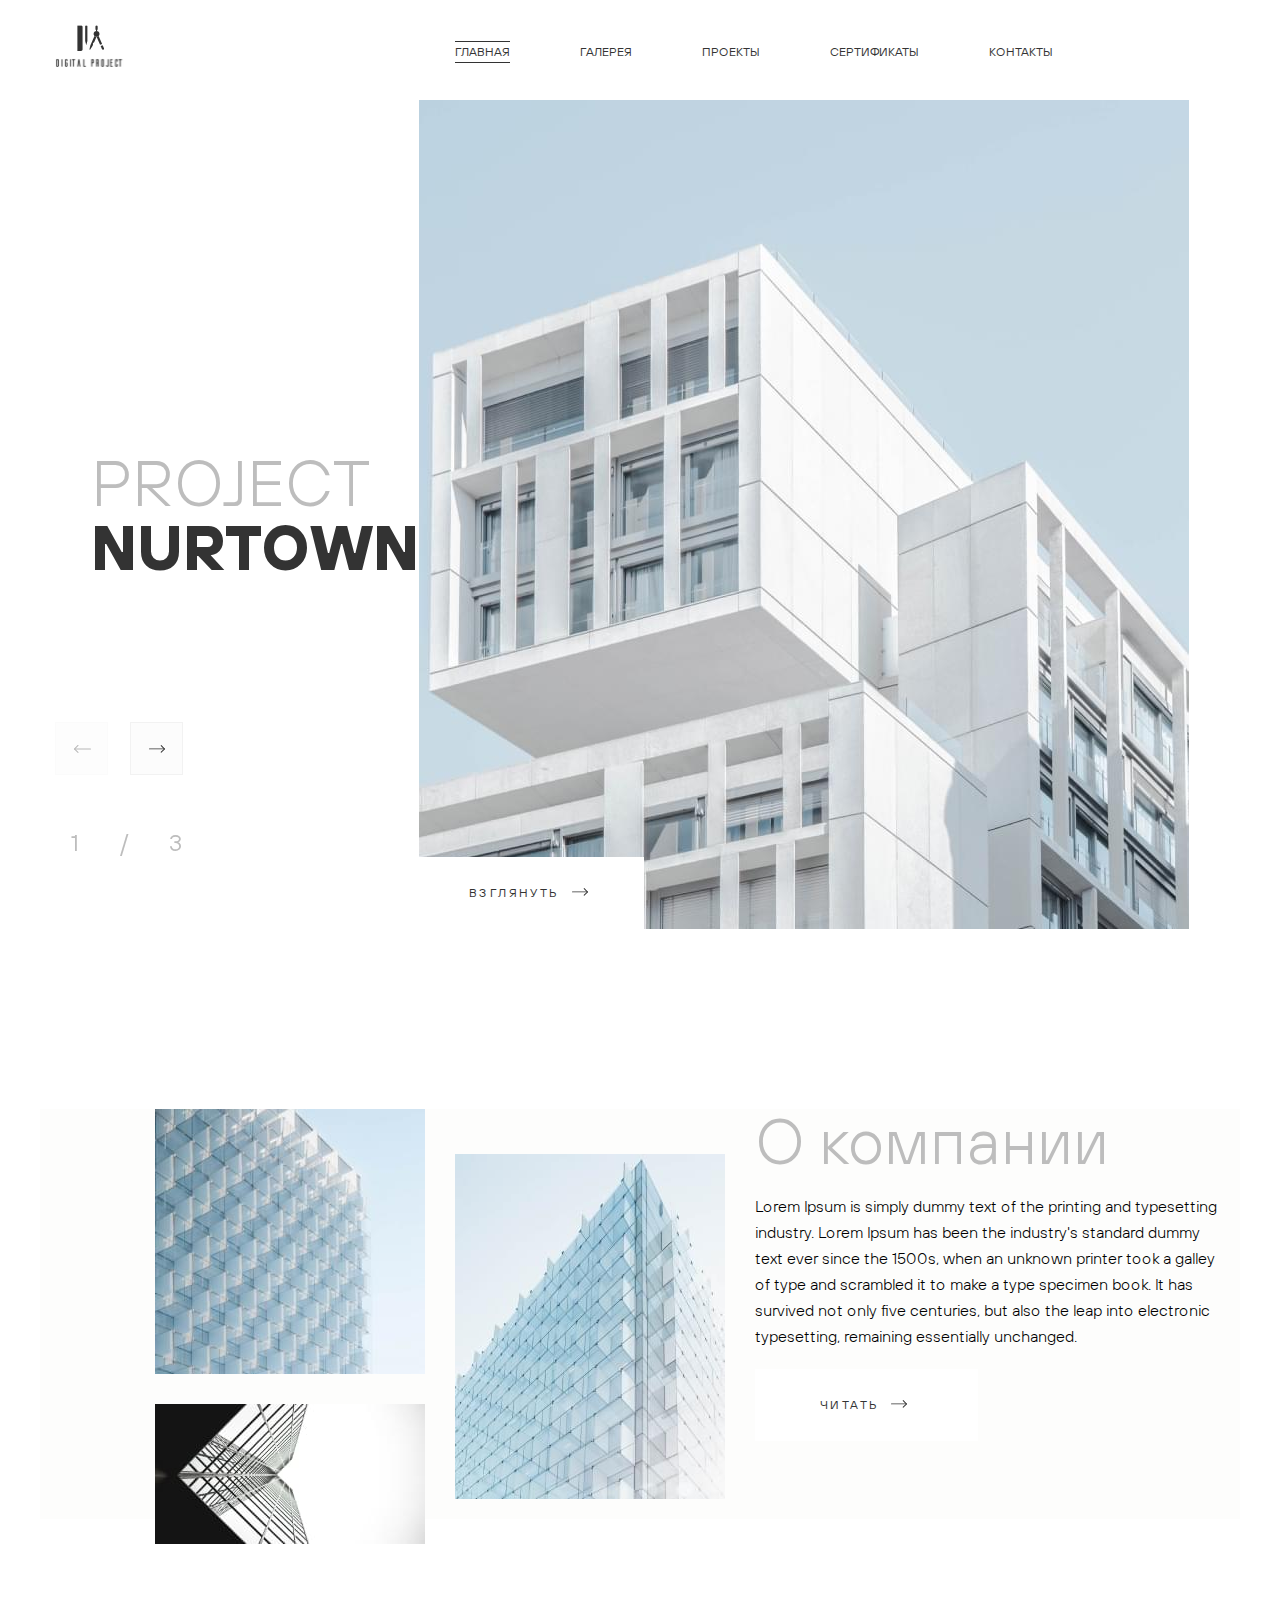
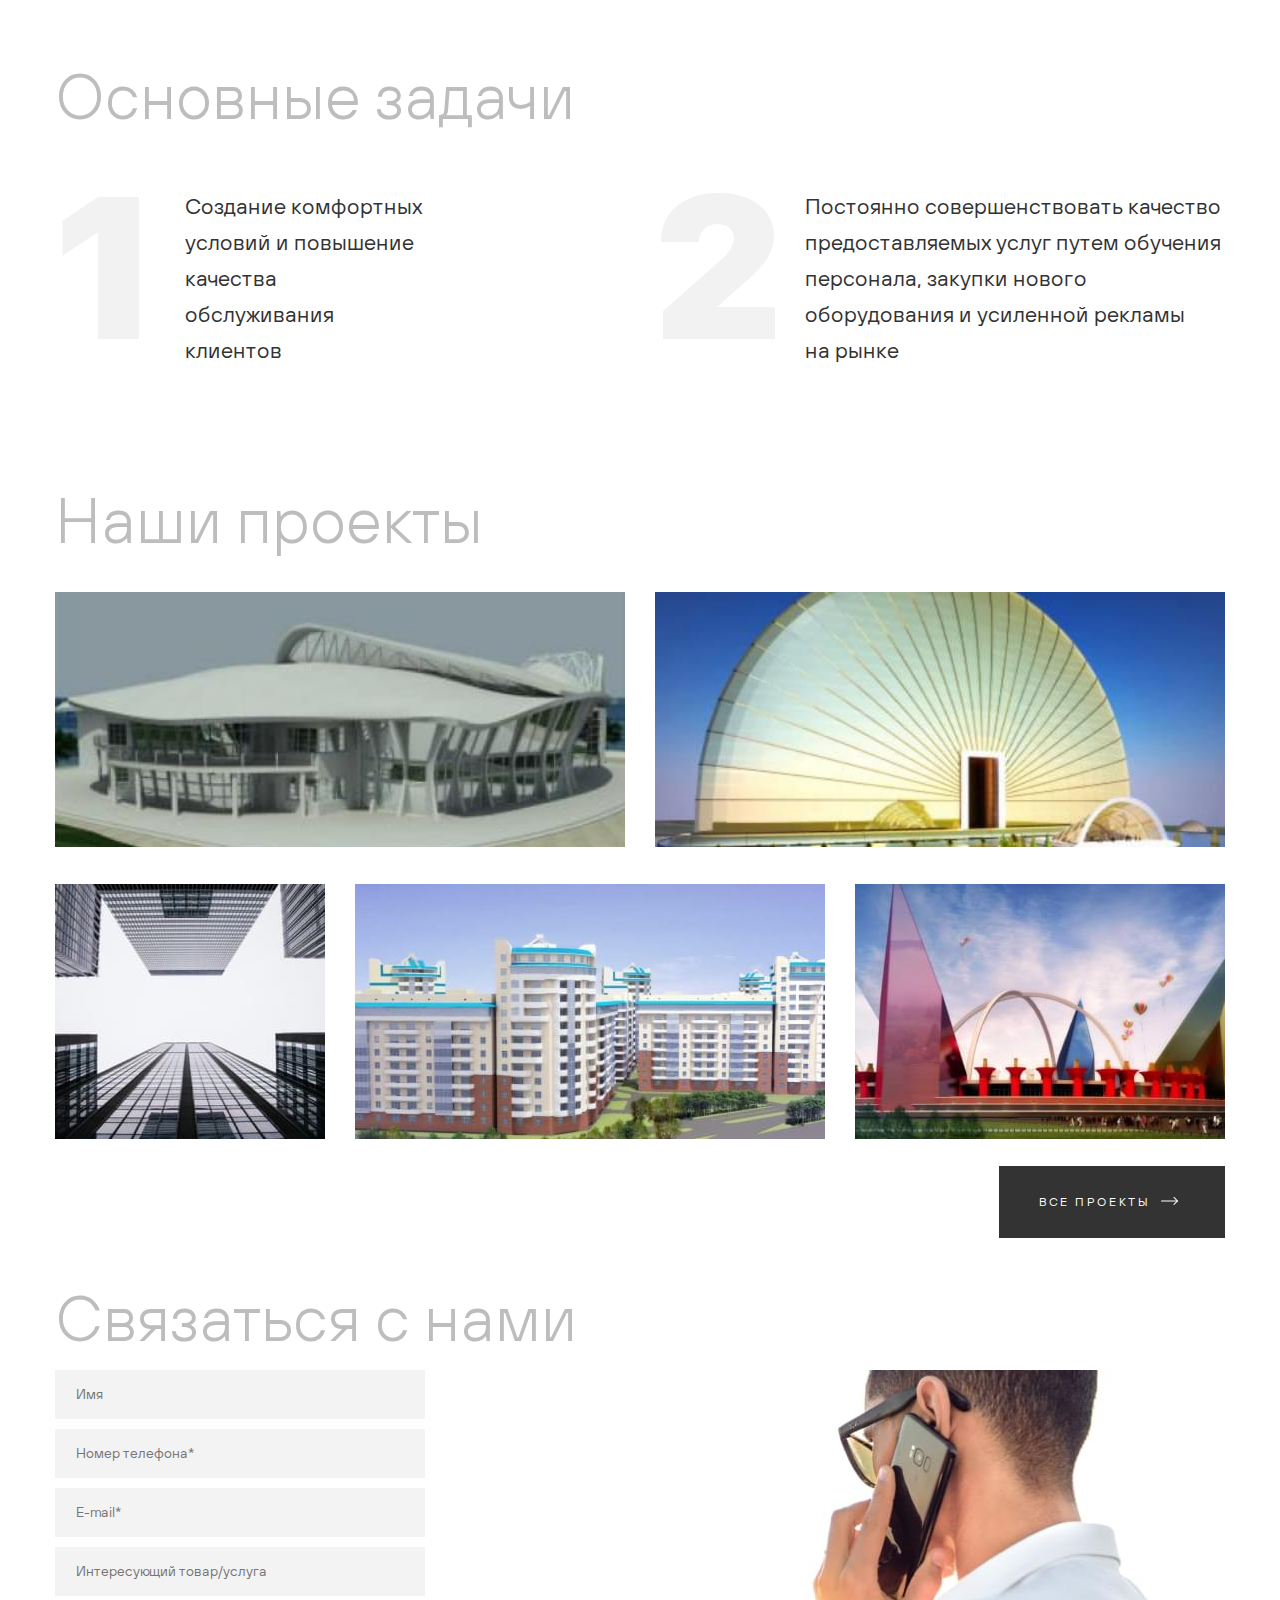
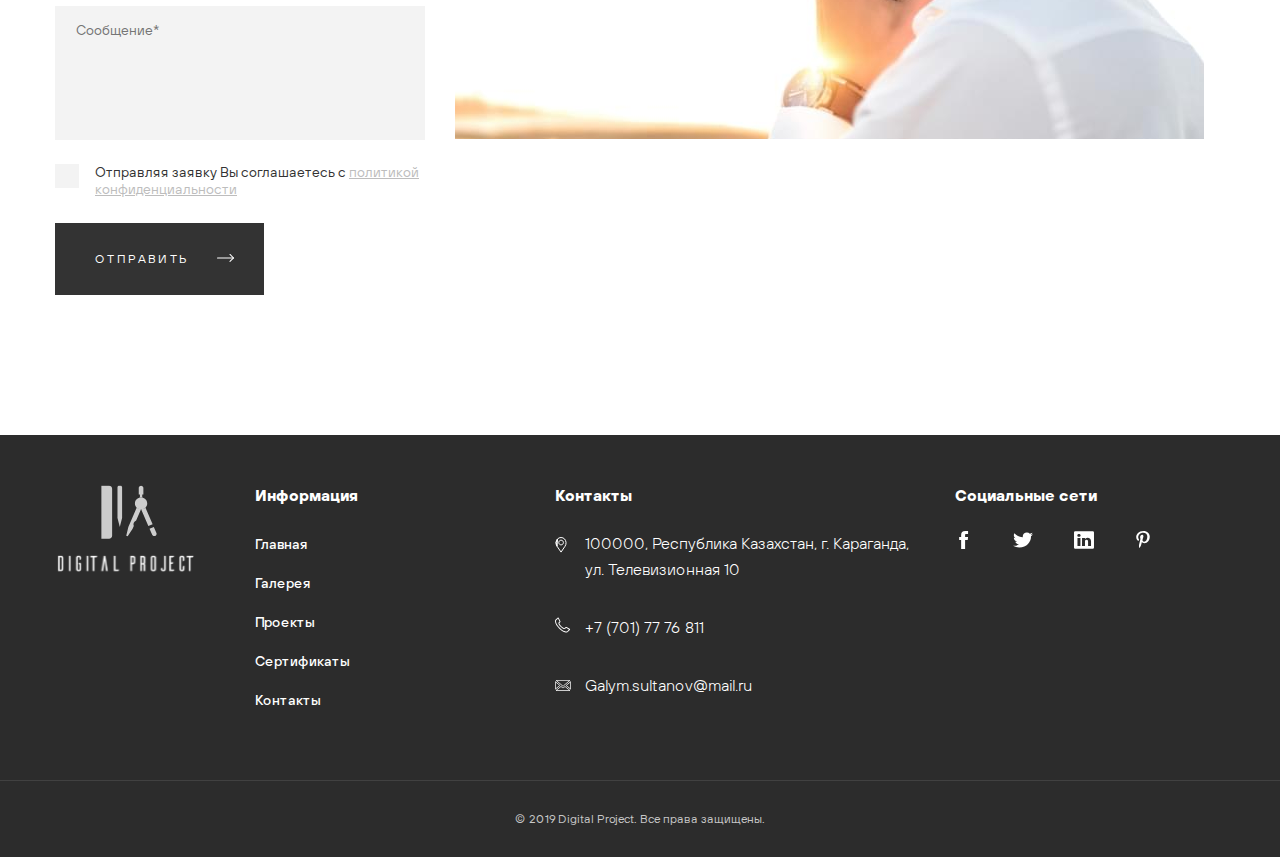
<file: index.html>
<!DOCTYPE html><html lang="ru"><head><meta charset="UTF-8"><meta name="viewport" content="width=device-width,initial-scale=1"><link rel="shortcut icon" href="img/favicon.ico" type="image/x-icon"><meta http-equiv="X-UA-Compatible" content="ie=edge"><meta name="theme-color" content="#111111"><title>Digital Project</title><link rel="stylesheet" href="css/global.css"><link rel="stylesheet" href="css/vendor.css"><link rel="stylesheet" href="css/main.css"></head><body class="home-page"><div class="site-container"><header class="header"><div class="header__container container grid"><a href="/digital-project/index.html" class="header__logo"><img src="img/logo.svg" alt="logo" class="header__logo-img"></a><nav class="menu header__menu"><ul class="menu__list list-reset"><li class="menu__item"><a class="menu__link menu__link--home menu-link-hover" href="/digital-project/index.html">ГЛАВНАЯ</a></li><li class="menu__item"><a class="menu__link menu__link--gallery menu-link-hover" href="/digital-project/gallery-page.html">ГАЛЕРЕЯ</a></li><li class="menu__item"><a class="menu__link menu__link--projects menu-link-hover" href="/digital-project/projects-page.html">ПРОЕКТЫ</a></li><li class="menu__item"><a class="menu__link menu__link--certificate menu-link-hover" href="/digital-project/certificates-page.html">СЕРТИФИКАТЫ</a></li><li class="menu__item"><a class="menu__link menu__link--contacts menu-link-hover" href="/digital-project/contacts-page.html">КОНТАКТЫ</a></li></ul></nav><button class="burger header__burger btn-reset"><span class="burger__line"></span></button></div></header><main class="main"><section class="hero"><div class="hero__container container"><h1 class="hero__main-title is-hidden title">Архитектурная компания - Digital Project</h1><!-- <div class="hearder__slider-wrapper header-slider grid">
			<h2 class="header-slider__title"></h2>

		</div> --><div class="hero__swiper-container swiper-container mySwiper grid"><div class="hero__swiper-wrapper swiper-wrapper"><div class="hero__swiper-slide swiper-slide"><h2 class="hero__swiper-slide-title two-style-title title">project <span class="hero__swiper-slide-title-bold two-style-title-bold">nurtown</span></h2><div class="swiper-slide__img-wrapper"><img src="img/hero-slider-1.jpg" alt="slider-item-1" class="swiper-slide__img"> <a class="swiper-slide__btn btn btn--standart">ВЗГЛЯНУТЬ</a></div></div><div class="hero__swiper-slide swiper-slide"><h2 class="hero__swiper-slide-title two-style-title title">project <span class="hero__swiper-slide-title-bold two-style-title-bold">nurtown</span></h2><div class="swiper-slide__img-wrapper"><img src="img/hero-slider-1.jpg" alt="slider-item-1" class="swiper-slide__img"> <a class="swiper-slide__btn btn btn--standart">ВЗГЛЯНУТЬ</a></div></div><div class="hero__swiper-slide swiper-slide"><h2 class="hero__swiper-slide-title two-style-title title">project <span class="hero__swiper-slide-title-bold two-style-title-bold">nurtown</span></h2><div class="swiper-slide__img-wrapper"><img src="img/hero-slider-1.jpg" alt="slider-item-1" class="swiper-slide__img"> <a class="swiper-slide__btn btn btn--standart">ВЗГЛЯНУТЬ</a></div></div></div><div class="swiper-wrapper__btns"><div class="hero__swiper-button-next swiper-button-next"></div><div class="hero__swiper-button-prev swiper-button-prev"></div><div class="hero__swiper-pagination swiper-pagination"></div></div></div></div></section><section class="about"><div class="about__container container grid"><div class="about__photos grid"><img src="img/about-1.jpg" alt="about-photo" class="about__img"> <img src="img/about-2.jpg" alt="about-photo" class="about__img"> <img src="img/about-3.jpg" alt="about-photo" class="about__img"></div><div class="about__text-wpapper"><h2 class="about__title sec-title">О компании</h2><p class="about__text p-reset">Lorem Ipsum is simply dummy text of the printing and typesetting industry. Lorem Ipsum has been the industry's standard dummy text ever since the 1500s, when an unknown printer took a galley of type and scrambled it to make a type specimen book. It has survived not only five centuries, but also the leap into electronic typesetting, remaining essentially unchanged.</p><a href="#" class="about__btn btn btn--standart">ЧИТАТЬ</a></div></div></section><section class="tasks"><div class="tasks__container container grid"><h2 class="tasks__title sec-title">Основные задачи</h2><div class="tasks__left"><p class="tasks__left-text p-reset">Создание комфортных условий и&nbsp;повышение качества обслуживания клиентов</p></div><div class="tasks__right"><p class="tasks__right-text p-reset">Постоянно совершенствовать качество предоставляемых услуг путем обучения персонала, закупки нового оборудования и&nbsp;усиленной рекламы на&nbsp;рынке</p></div></div></section><section class="projects"><div class="projects__container container"><h2 class="sec-title projects__title">Наши проекты</h2><div class="projects__wrapper"><ul class="projects__list list-reset grid"><li class="projects__item projects-hover"><div class="projects-hover__wrapper"><strong class="projects-hover__title">Досуговый центр</strong> <a href="#" class="projects-hover__link">Подробнее</a></div><img src="img/projects-1.jpg" alt="projects-img" class="projects__img"></li><li class="projects__item projects-hover"><div class="projects-hover__wrapper"><strong class="projects-hover__title">Досуговый центр</strong> <a href="#" class="projects-hover__link">Подробнее</a></div><img src="img/projects-2.jpg" alt="projects-img" class="projects__img"></li><li class="projects__item projects-hover"><div class="projects-hover__wrapper"><strong class="projects-hover__title">Досуговый центр</strong> <a href="#" class="projects-hover__link">Подробнее</a></div><img src="img/projects-3.jpg" alt="projects-img" class="projects__img"></li><li class="projects__item projects-hover"><div class="projects-hover__wrapper"><strong class="projects-hover__title">Досуговый центр</strong> <a href="#" class="projects-hover__link">Подробнее</a></div><img src="img/projects-4.jpg" alt="projects-img" class="projects__img"></li><li class="projects__item projects-hover"><div class="projects-hover__wrapper"><strong class="projects-hover__title">Досуговый центр</strong> <a href="#" class="projects-hover__link">Подробнее</a></div><img src="img/projects-5.jpg" alt="projects-img" class="projects__img"></li></ul></div><a href="/digital-project/projects-page.html" class="projects__btn btn btn--dark btn-reset">все проекты</a></div></section><section class="contact"><div class="contact__container container"><h2 class="contact__title sec-title">Связаться с нами</h2><div class="contact__wrapper grid"><!-- THX --><div class="contacts__modal-thx-overlay"><div class="contacts__modal-thx thx"><button class="contact-modal-thx__close-btn contacts-modal-thx__close-btn btn-reset thx__close-btn"><span class="contacts-modal-thx__close-item"></span> <span class="contacts-modal-thx__close-item"></span></button><div class="contacts__thx thx__content-wrapper"><img src="img/sprite.svg#thx" alt="thx-img" class="contacts__thx-img thx__img"><h5 class="contacts__thx-title thx__title title">Спасибо !</h5><p class="p-reset contacts__thx-text thx__text">Ваше сообщение отправлено мы свяжемся с вами в ближайшее время</p><button class="contacts__thx-btn thx__btn btn btn-reset btn--simple-dark">ВЕРНУТСЯ НАЗАД</button></div></div></div><!-- THX --><form action="mail.php" enctype="multipart/form-data" class="contact__form form" method="POST"><input type="hidden" name="admin_email[]" value="igreks.test.mail@gmail.com"> <input type="hidden" name="form_subject" value="Тема письма"> <label class="form-label"><input placeholder="Имя" type="text" name="name" class="contacts-modal__form-input"></label> <label class="form-label"><input placeholder="Номер телефона*" type="tel" data-validate-field="tel" name="tel" class="contacts-modal__form-input"></label> <label class="form-label"><input placeholder="E-mail*" type="email" data-validate-field="email" name="email" class="contacts-modal__form-input"></label> <label class="form-label"><input placeholder="Интересующий товар/услуга" type="text" name="que" class="contacts-modal__form-input"></label> <label class="form-label contact__textarea"><textarea placeholder="Сообщение*" type="text" data-validate-field="message" name="message" class="contacts-modal__form-input contacts-modal__form-input-message"></textarea></label> <label class="contacts-modal__custom-checkbox contact__custom-checkbox"><input data-validate-field="acce" type="checkbox" class="contacts-modal__custom-checkbox-field" required> <span class="contacts-modal__custom-checkbox-content">Отправляя заявку Вы соглашаетесь с <a href="#" class="contacts-modal__custom-checkbox-content-link">политикой конфиденциальности</a></span></label> <label class="form-label file-label is-hidden"><input placeholder="asd" type="file" name="file[]" multiple="multiple"></label> <button class="contacts-modal__button contact-modal__button btn btn-reset btn--dark" type="submit">Отправить</button></form><!-- <form ction="sendmail.php" id="form-two" method="post" class="contact__form" onsubmit="submitForm(event, this)">

				<div class="contacts-modal__form-wrapper">
					<input placeholder=" " type="text" name="userName"
						class="contacts-modal__form-input contact-modal__form-input">
					<label for="userName" class="contacts-modal__form-label">Имя</label>
				</div>

				<div class="contacts-modal__form-wrapper">
					<input placeholder=" " type="tel" name="userTel"
						class="contacts-modal__form-input contacts-modal__form-input-tel" required>
					<label for="userTel" class="contacts-modal__form-label">Номер телефона <span
							class="contacts-modal__form-label-red">*</span></label>
				</div>

				<div class="contacts-modal__form-wrapper">
					<input placeholder=" " type="email" name="userMail"
						class="contacts-modal__form-input contacts-modal__form-input-email" required>
					<label for="userTel" class="contacts-modal__form-label">E-mail <span
							class="contacts-modal__form-label-red">*</span></label>
				</div>

				<div class="contacts-modal__form-wrapper">
					<input placeholder=" " type="text" name="service" class="contacts-modal__form-input">
					<label for="service" class="contacts-modal__form-label">Интересующий товар/услуга</label>
				</div>

				<div class="contacts-modal__form-wrapper contact-modal__form-wrapper">
					<textarea placeholder=" " name="message" class="contacts-modal__form-input contacts-modal__form-input-message"
						required></textarea>
					<label for="message" class="contacts-modal__form-label">Сообщение <span
							class="contacts-modal__form-label-red">*</span></label>
				</div>


				<label class="contacts-modal__custom-checkbox contacts-modal__custom-checkbox--contact">
					<input placeholder=" " type="checkbox" class="contacts-modal__custom-checkbox-field" required>
					<span class="contacts-modal__custom-checkbox-content">Отправляя заявку Вы соглашаетесь
						с <a href="#" class="contacts-modal__custom-checkbox-content-link">политикой
							конфиденциальности</a></span>
				</label>

				<button type="submit" class="contact__btn btn btn-reset btn--dark">Отправить</button>
			</form> --> <img src="img/contact-img.jpg" alt="contact-img" class="contact__img"></div><div class="contact__bottom grid"><!-- <label class="contact__custom-checkbox">
				<input type="checkbox" class="contact__custom-checkbox-field">
				<span class="contact__custom-checkbox-content">Отправляя заявку Вы соглашаетесь
					с <a href="#" class="contact__custom-checkbox-content-link">политикой конфиденциальности</a></span>
			</label> --></div></div></section></main><footer class="footer"><div class="footer__container container"><div class="footer__top grid"><img src="img/logo.svg" alt="footer-logo" class="footer__logo"><div class="footer__information"><h2 class="footer__information-title footer-title">Информация</h2><ul class="footer__information-list list-reset"><li class="footer__information-item"><a href="/digital-project/index.html" class="footer__information-link">Главная</a></li><li class="footer__information-item"><a href="/digital-project/gallery-page.html" class="footer__information-link">Галерея</a></li><li class="footer__information-item"><a href="/digital-project/projects-page.html" class="footer__information-link">Проекты</a></li><li class="footer__information-item"><a href="/digital-project/certificates-page.html" class="footer__information-link">Сертификаты</a></li><li class="footer__information-item"><a href="/digital-project/contacts-page.html" class="footer__information-link">Контакты</a></li></ul></div><div class="footer__contacts"><h2 class="footer__information-title footer-title">Контакты</h2><ul class="footer__contacts-list list-reset"><li class="footer__contacts-item"><a href="#" class="footer__contacts-link footer__contacts-link--address">100000, Республика Казахстан, г. Караганда, ул. Телевизионная 10</a></li><li class="footer__contacts-item"><a href="tellto:+7701)7776811" class="footer__contacts-link footer__contacts-link--phone">+7 (701) 77 76 811</a></li><li class="footer__contacts-item"><a href="mailto:Galym.sultanov@mail.ru" class="footer__contacts-link footer__contacts-link--mail">Galym.sultanov@mail.ru</a></li></ul></div><div class="footer__social"><h2 class="footer__information-title footer-title">Социальные сети</h2><ul class="footer__social-list list-reset"><li class="footer__social-item"><a href="#" class="footer__social-link"><img src="img/sprite.svg#facebook" alt="facebook" class="footer__social-img"></a></li><li class="footer__social-item"><a href="#" class="footer__social-link"><img src="img/sprite.svg#twitter" alt="twitter" class="footer__social-img"></a></li><li class="footer__social-item"><a href="#" class="footer__social-link"><img src="img/sprite.svg#in" alt="in" class="footer__social-img"></a></li><li class="footer__social-item"><a href="#" class="footer__social-link"><img src="img/sprite.svg#pininterest" alt="pinterest" class="footer__social-img"></a></li></ul></div></div></div><div class="footer__bottom"><p class="footer__copy">© 2019 Digital Project. Все права защищены.</p></div></footer></div><script src="js/vendor.js"></script><script src="js/main.js"></script></body></html>
</file>
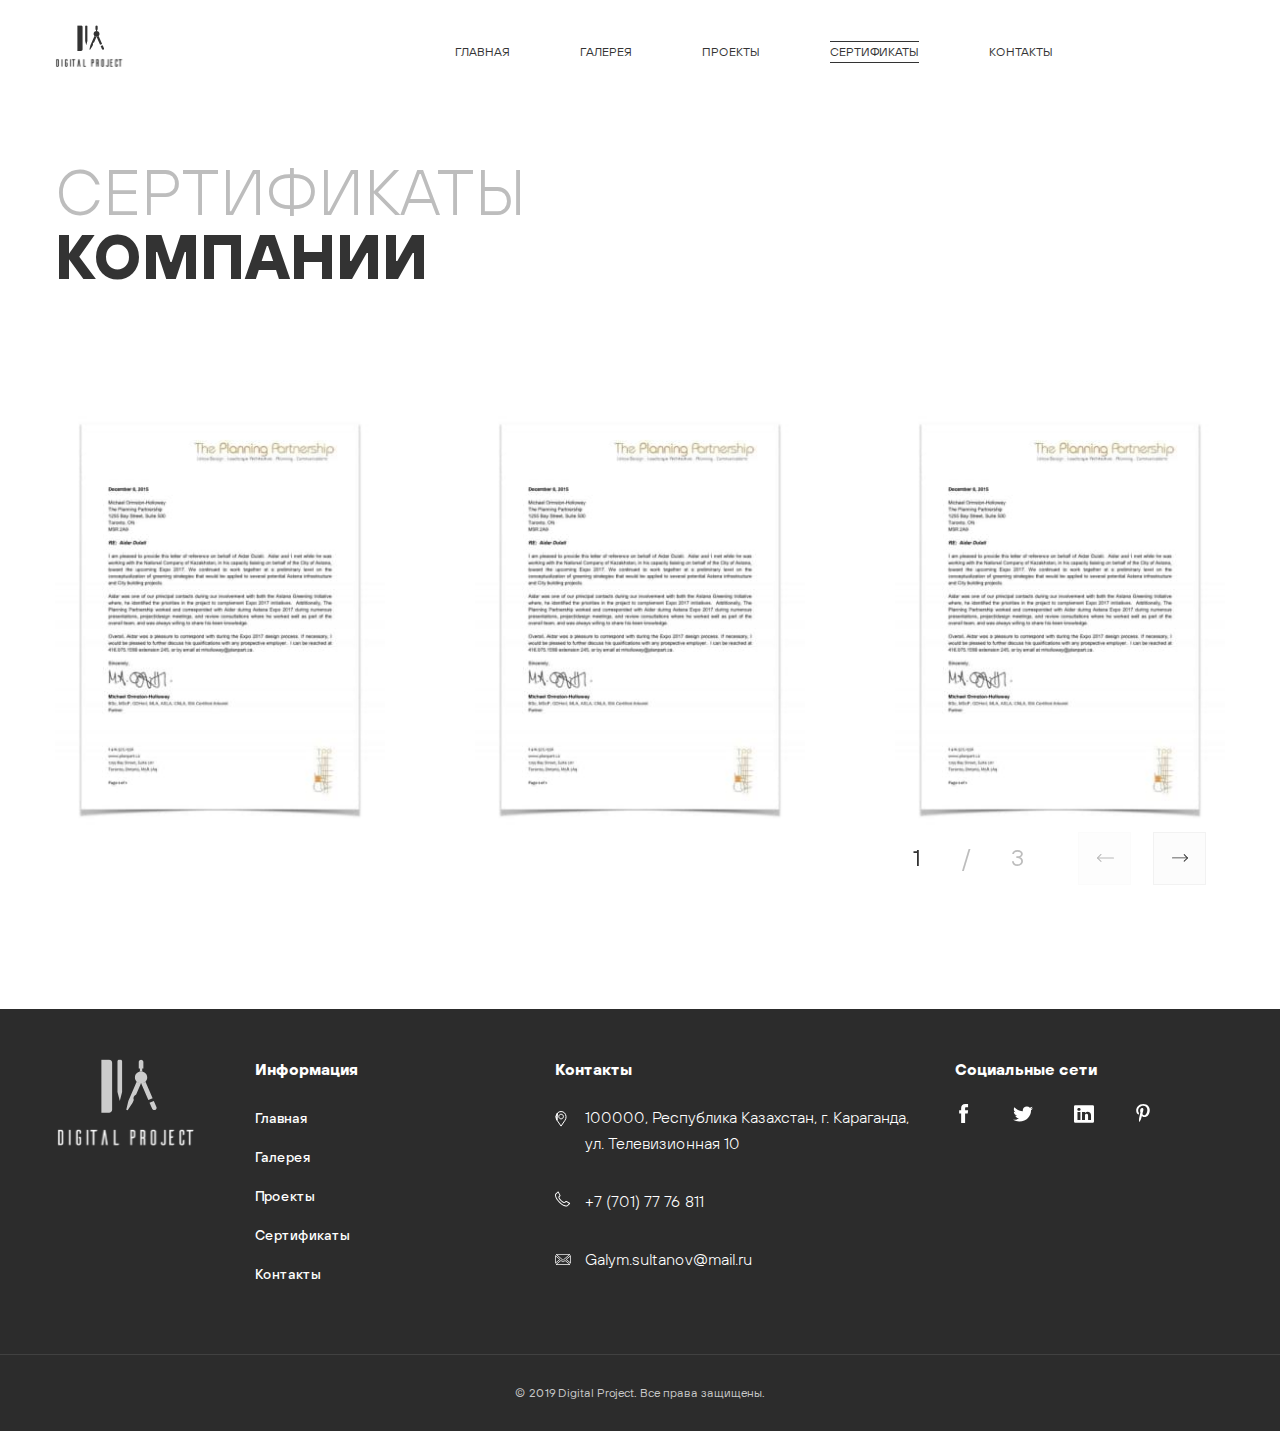
<file: certificates-page.html>
<!DOCTYPE html><html lang="ru"><head><meta charset="UTF-8"><meta name="viewport" content="width=device-width,initial-scale=1"><link rel="shortcut icon" href="img/favicon.ico" type="image/x-icon"><meta http-equiv="X-UA-Compatible" content="ie=edge"><meta name="theme-color" content="#111111"><title>Digital Project</title><link rel="stylesheet" href="css/global.css"><link rel="stylesheet" href="css/vendor.css"><link rel="stylesheet" href="css/main.css"></head><body class="certificates-page"><div class="site-container"><header class="header"><div class="header__container container grid"><a href="/digital-project/index.html" class="header__logo"><img src="img/logo.svg" alt="logo" class="header__logo-img"></a><nav class="menu header__menu"><ul class="menu__list list-reset"><li class="menu__item"><a class="menu__link menu__link--home menu-link-hover" href="/digital-project/index.html">ГЛАВНАЯ</a></li><li class="menu__item"><a class="menu__link menu__link--gallery menu-link-hover" href="/digital-project/gallery-page.html">ГАЛЕРЕЯ</a></li><li class="menu__item"><a class="menu__link menu__link--projects menu-link-hover" href="/digital-project/projects-page.html">ПРОЕКТЫ</a></li><li class="menu__item"><a class="menu__link menu__link--certificate menu-link-hover" href="/digital-project/certificates-page.html">СЕРТИФИКАТЫ</a></li><li class="menu__item"><a class="menu__link menu__link--contacts menu-link-hover" href="/digital-project/contacts-page.html">КОНТАКТЫ</a></li></ul></nav><button class="burger header__burger btn-reset"><span class="burger__line"></span></button></div></header><main class="main"><section class="certificates"><div class="certificates__container container grid"><h2 class="two-style-title certificates__title title">сертификаты<span class="two-style-title-bold certificates__title-bold">КОМПАНИИ</span></h2><div class="certificates__swiper-container swiper-container mySwiper"><div class="certificates__swiper-wrapper swiper-wrapper"><div class="certificates__swiper-slide swiper-slide"><ul class="certificates__list list-reset grid"><li class="certificates__item"><img src="img/certificate-1.jpg" alt="" class="certificates__img"></li><li class="certificates__item"><img src="img/certificate-1.jpg" alt="" class="certificates__img"></li><li class="certificates__item"><img src="img/certificate-1.jpg" alt="" class="certificates__img"></li></ul></div><div class="certificates__swiper-slide swiper-slide"><ul class="certificates__list list-reset grid"><li class="certificates__item"><img src="img/certificate-1.jpg" alt="" class="certificates__img"></li><li class="certificates__item"><img src="img/certificate-1.jpg" alt="" class="certificates__img"></li><li class="certificates__item"><img src="img/certificate-1.jpg" alt="" class="certificates__img"></li></ul></div><div class="certificates__swiper-slide swiper-slide"><ul class="certificates__list list-reset grid"><li class="certificates__item"><img src="img/certificate-1.jpg" alt="" class="certificates__img"></li><li class="certificates__item"><img src="img/certificate-1.jpg" alt="" class="certificates__img"></li><li class="certificates__item"><img src="img/certificate-1.jpg" alt="" class="certificates__img"></li></ul></div></div><div class="certificates__swiper-wrapper__btns"><div class="certificates__swiper-pagination swiper-pagination"></div><div class="certificates__swiper-button-next swiper-button-next"></div><div class="certificates__swiper-button-prev swiper-button-prev"></div></div></div></div></section></main><footer class="footer"><div class="footer__container container"><div class="footer__top grid"><img src="img/logo.svg" alt="footer-logo" class="footer__logo"><div class="footer__information"><h2 class="footer__information-title footer-title">Информация</h2><ul class="footer__information-list list-reset"><li class="footer__information-item"><a href="/digital-project/index.html" class="footer__information-link">Главная</a></li><li class="footer__information-item"><a href="/digital-project/gallery-page.html" class="footer__information-link">Галерея</a></li><li class="footer__information-item"><a href="/digital-project/projects-page.html" class="footer__information-link">Проекты</a></li><li class="footer__information-item"><a href="/digital-project/certificates-page.html" class="footer__information-link">Сертификаты</a></li><li class="footer__information-item"><a href="/digital-project/contacts-page.html" class="footer__information-link">Контакты</a></li></ul></div><div class="footer__contacts"><h2 class="footer__information-title footer-title">Контакты</h2><ul class="footer__contacts-list list-reset"><li class="footer__contacts-item"><a href="#" class="footer__contacts-link footer__contacts-link--address">100000, Республика Казахстан, г. Караганда, ул. Телевизионная 10</a></li><li class="footer__contacts-item"><a href="tellto:+7701)7776811" class="footer__contacts-link footer__contacts-link--phone">+7 (701) 77 76 811</a></li><li class="footer__contacts-item"><a href="mailto:Galym.sultanov@mail.ru" class="footer__contacts-link footer__contacts-link--mail">Galym.sultanov@mail.ru</a></li></ul></div><div class="footer__social"><h2 class="footer__information-title footer-title">Социальные сети</h2><ul class="footer__social-list list-reset"><li class="footer__social-item"><a href="#" class="footer__social-link"><img src="img/sprite.svg#facebook" alt="facebook" class="footer__social-img"></a></li><li class="footer__social-item"><a href="#" class="footer__social-link"><img src="img/sprite.svg#twitter" alt="twitter" class="footer__social-img"></a></li><li class="footer__social-item"><a href="#" class="footer__social-link"><img src="img/sprite.svg#in" alt="in" class="footer__social-img"></a></li><li class="footer__social-item"><a href="#" class="footer__social-link"><img src="img/sprite.svg#pininterest" alt="pinterest" class="footer__social-img"></a></li></ul></div></div></div><div class="footer__bottom"><p class="footer__copy">© 2019 Digital Project. Все права защищены.</p></div></footer></div><script src="js/vendor.js"></script><script src="js/main.js"></script></body></html>
</file>
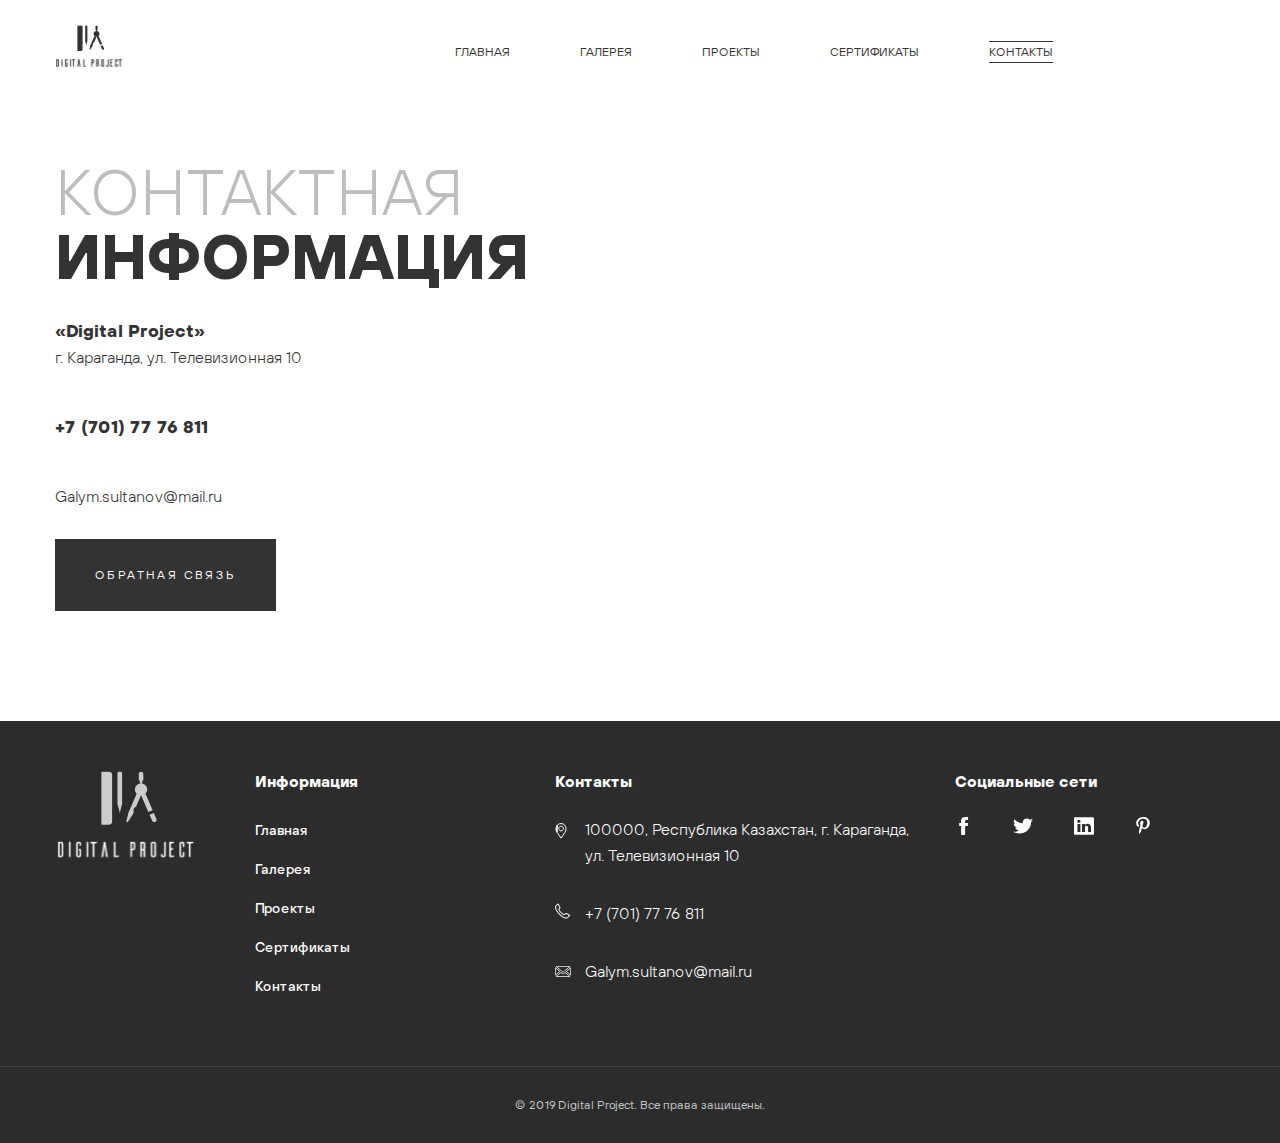
<file: contacts-page.html>
<!DOCTYPE html><html lang="ru"><head><meta charset="UTF-8"><meta name="viewport" content="width=device-width,initial-scale=1"><link rel="shortcut icon" href="img/favicon.ico" type="image/x-icon"><meta http-equiv="X-UA-Compatible" content="ie=edge"><meta name="theme-color" content="#111111"><title>Digital Project</title><link rel="stylesheet" href="css/global.css"><link rel="stylesheet" href="css/vendor.css"><link rel="stylesheet" href="css/main.css"></head><body class="contacts-page"><div class="site-container"><header class="header"><div class="header__container container grid"><a href="/digital-project/index.html" class="header__logo"><img src="img/logo.svg" alt="logo" class="header__logo-img"></a><nav class="menu header__menu"><ul class="menu__list list-reset"><li class="menu__item"><a class="menu__link menu__link--home menu-link-hover" href="/digital-project/index.html">ГЛАВНАЯ</a></li><li class="menu__item"><a class="menu__link menu__link--gallery menu-link-hover" href="/digital-project/gallery-page.html">ГАЛЕРЕЯ</a></li><li class="menu__item"><a class="menu__link menu__link--projects menu-link-hover" href="/digital-project/projects-page.html">ПРОЕКТЫ</a></li><li class="menu__item"><a class="menu__link menu__link--certificate menu-link-hover" href="/digital-project/certificates-page.html">СЕРТИФИКАТЫ</a></li><li class="menu__item"><a class="menu__link menu__link--contacts menu-link-hover" href="/digital-project/contacts-page.html">КОНТАКТЫ</a></li></ul></nav><button class="burger header__burger btn-reset"><span class="burger__line"></span></button></div></header><main class="main"><section class="contacts"><div class="contacts__container container grid"><div class="contacts__left"><h2 class="two-style-title contacts__title title">КОНТАКТНАЯ<span class="two-style-title-bold contacts__title-bold">ИНФОРМАЦИЯ</span></h2><ul class="contacts__list list-reset"><li class="contacts__item"><a href="#" class="contacts__link"><span class="contacts__link-dark">«Digital Project»</span><br>г. Караганда, ул. Телевизионная 10</a></li><li class="contacts__item"><a href="tellto:+77017776811" class="contacts__link contacts__link-dark">+7 (701) 77 76 811</a></li><li class="contacts__item"><a href="mailto:Galym.sultanov@mail.ru" class="contacts__link">Galym.sultanov@mail.ru</a></li></ul><button class="contacts__btn btn btn-reser btn--simple-dark" data-path="form-popup">Обратная связь</button><div class="contacts__modal-thx-overlay"><div class="contacts__modal-thx thx"><button class="contacts-modal-thx__close-btn btn-reset thx__close-btn"><span class="contacts-modal-thx__close-item"></span> <span class="contacts-modal-thx__close-item"></span></button><div class="contacts__thx thx__content-wrapper"><img src="img/sprite.svg#thx" alt="thx-img" class="contacts__thx-img thx__img"><h5 class="contacts__thx-title thx__title title">Спасибо !</h5><p class="p-reset contacts__thx-text thx__text">Ваше сообщение отправлено мы свяжемся с вами в ближайшее время</p><button class="contacts__thx-btn thx__btn btn btn-reset btn--simple-dark">ВЕРНУТСЯ НАЗАД</button></div></div></div><div class="contacts__modal-overlay"><div class="contacts__modal contacts-modal" data-target="form-popup"><button class="contacts-modal__close-btn btn-reset"><span class="contacts-modal__close-item"></span> <span class="contacts-modal__close-item"></span></button><!-- <form id="form" class="contacts-modal__form">
						<h6 class=" contacts-modal__title title">Задать вопрос</h6>



						<div class="contacts-modal__form-wrapper">
							<input placeholder=" " type="text" id="userName" name="userName" class="contacts-modal__form-input-name">
							<label for="userName" class="contacts-modal__form-label">Имя</label>
						</div>

						<div class="contacts-modal__form-wrapper">
							<input placeholder=" " type="tel" id="userTel" name="userTel"
								class="contacts-modal__form-input contacts-modal__form-input-tel" required>
							<label for="userTel" class="contacts-modal__form-label">Номер телефона <span
									class="contacts-modal__form-label-red">*</span></label>
						</div>

						<div class="contacts-modal__form-wrapper">
							<input placeholder=" " type="email" id="userMail" name="userMail"
								class="contacts-modal__form-input contacts-modal__form-input-email" required>
							<label for="userTel" class="contacts-modal__form-label">E-mail <span
									class="contacts-modal__form-label-red">*</span></label>
						</div>

						<div class="contacts-modal__form-wrapper">
							<input placeholder=" " type="text" id="service" name="service" class="contacts-modal__form-input">
							<label for="service" class="contacts-modal__form-label">Интересующий товар/услуга</label>
						</div>

						<div class="contacts-modal__form-wrapper">
							<textarea placeholder=" " name="message" id="message"
								class="contacts-modal__form-input contacts-modal__form-input-message" required></textarea>
							<label for="message" class="contacts-modal__form-label">Сообщение <span
									class="contacts-modal__form-label-red">*</span></label>
						</div>


						<label class="contacts-modal__custom-checkbox">
							<input placeholder=" " type="checkbox" class="contacts-modal__custom-checkbox-field" required>
							<span class="contacts-modal__custom-checkbox-content">Отправляя заявку Вы соглашаетесь
								с <a href="#" class="contacts-modal__custom-checkbox-content-link">политикой
									конфиденциальности</a></span>
						</label>

						<button name="formSubmit" type="submit" value="Submit Me!"
							class="contacts-modal__button btn btn-reset btn--simple-dark">отправить</button>
					</form> --><!-- ============= --><!-- <form action="mail.php" enctype="multipart/form-data" class="contacts-modal__form form" method="POST">
						<input type="hidden" name="admin_email[]" value="igreks.test.mail@gmail.com">
						<input type="hidden" name="form_subject" value="Тема письма">

						<h2 class="contacts-modal__title title">Задать вопрос</h2>

						<label class="contacts-modal__form-wrapper form-label">
							
							<input placeholder="Имя" type="text" name="name"
								class="contacts-modal__form-input-name contacts-modal__form-input">
						</label>

						<label class="contacts-modal__form-wrapper form-label">
							
							<input placeholder="Номер телефона" type="tel" data-validate-field="tel" name="tel"
								class="contacts-modal__form-input contacts-modal__form-input-tel">
						</label>

						<label class="contacts-modal__form-wrapper form-label">
							
							<input placeholder="E-mail" type="email" data-validate-field="email" name="email"
								class="contacts-modal__form-input contacts-modal__form-input-email">
						</label>

						<label class="contacts-modal__form-wrapper form-label">
						
							<input placeholder="Интересующий товар/услуга" type="text" name="name" class="contacts-modal__form-input">
						</label>

						<label class="contacts-modal__form-wrapper form-label">
		
							<textarea placeholder="Сообщение" type="text" data-validate-field="message" name="message"
								class="contacts-modal__form-input contacts-modal__form-input-message"></textarea>
						</label>

						<label class="contacts-modal__custom-checkbox">
							<input placeholder=" " type="checkbox" class="contacts-modal__custom-checkbox-field" required>
							<span class="contacts-modal__custom-checkbox-content">Отправляя заявку Вы соглашаетесь
								с <a href="#" class="contacts-modal__custom-checkbox-content-link">политикой
									конфиденциальности</a></span>
						</label>

						<button class="contacts-modal__button btn btn-reset btn--simple-dark" type="submit">Отправить</button>
					</form> --><form action="mail.php" enctype="multipart/form-data" class="contacts-modal__form form" method="POST"><input type="hidden" name="admin_email[]" value="igreks.test.mail@gmail.com"> <input type="hidden" name="form_subject" value="Тема письма"><h2 class="contacts-modal__title">Отправка формы</h2><label class="form-label"><input placeholder="Имя" type="text" name="name" class="contacts-modal__form-input"></label> <label class="form-label"><input placeholder="Номер телефона*" type="tel" data-validate-field="tel" name="tel" class="contacts-modal__form-input"></label> <label class="form-label"><input placeholder="E-mail*" type="email" data-validate-field="email" name="email" class="contacts-modal__form-input"></label> <label class="form-label"><input placeholder="Интересующий товар/услуга" type="text" name="que" class="contacts-modal__form-input"></label> <label class="form-label"><textarea placeholder="Сообщение*" type="text" data-validate-field="message" name="message" class="contacts-modal__form-input contacts-modal__form-input-message"></textarea></label> <label class="contacts-modal__custom-checkbox"><input data-validate-field="acce" type="checkbox" class="contacts-modal__custom-checkbox-field" required> <span class="contacts-modal__custom-checkbox-content">Отправляя заявку Вы соглашаетесь с <a href="#" class="contacts-modal__custom-checkbox-content-link">политикой конфиденциальности</a></span></label> <label class="form-label file-label is-hidden"><input placeholder="asd" type="file" name="file[]" multiple="multiple"></label> <button class="contacts-modal__button btn btn-reset btn--simple-dark" type="submit">Отправить</button></form></div></div></div><div class="contacts__map-wrapper"><iframe class="contacts__map" src="https://www.google.com/maps/embed?pb=!1m18!1m12!1m3!1d2540.684486521961!2d30.521499985320535!3d50.44697733206754!2m3!1f0!2f0!3f0!3m2!1i1024!2i768!4f13.1!3m3!1m2!1s0x40d4ce56b2456d3b%3A0xd062ae171b57e947!2z0YPQuy4g0JrRgNC10YnQsNGC0LjQuiwg0JrQuNC10LIsIDAyMDAw!5e0!3m2!1sru!2sua!4v1624200883794!5m2!1sru!2sua" loading="lazy"></iframe></div></div></section></main><footer class="footer"><div class="footer__container container"><div class="footer__top grid"><img src="img/logo.svg" alt="footer-logo" class="footer__logo"><div class="footer__information"><h2 class="footer__information-title footer-title">Информация</h2><ul class="footer__information-list list-reset"><li class="footer__information-item"><a href="/digital-project/index.html" class="footer__information-link">Главная</a></li><li class="footer__information-item"><a href="/digital-project/gallery-page.html" class="footer__information-link">Галерея</a></li><li class="footer__information-item"><a href="/digital-project/projects-page.html" class="footer__information-link">Проекты</a></li><li class="footer__information-item"><a href="/digital-project/certificates-page.html" class="footer__information-link">Сертификаты</a></li><li class="footer__information-item"><a href="/digital-project/contacts-page.html" class="footer__information-link">Контакты</a></li></ul></div><div class="footer__contacts"><h2 class="footer__information-title footer-title">Контакты</h2><ul class="footer__contacts-list list-reset"><li class="footer__contacts-item"><a href="#" class="footer__contacts-link footer__contacts-link--address">100000, Республика Казахстан, г. Караганда, ул. Телевизионная 10</a></li><li class="footer__contacts-item"><a href="tellto:+7701)7776811" class="footer__contacts-link footer__contacts-link--phone">+7 (701) 77 76 811</a></li><li class="footer__contacts-item"><a href="mailto:Galym.sultanov@mail.ru" class="footer__contacts-link footer__contacts-link--mail">Galym.sultanov@mail.ru</a></li></ul></div><div class="footer__social"><h2 class="footer__information-title footer-title">Социальные сети</h2><ul class="footer__social-list list-reset"><li class="footer__social-item"><a href="#" class="footer__social-link"><img src="img/sprite.svg#facebook" alt="facebook" class="footer__social-img"></a></li><li class="footer__social-item"><a href="#" class="footer__social-link"><img src="img/sprite.svg#twitter" alt="twitter" class="footer__social-img"></a></li><li class="footer__social-item"><a href="#" class="footer__social-link"><img src="img/sprite.svg#in" alt="in" class="footer__social-img"></a></li><li class="footer__social-item"><a href="#" class="footer__social-link"><img src="img/sprite.svg#pininterest" alt="pinterest" class="footer__social-img"></a></li></ul></div></div></div><div class="footer__bottom"><p class="footer__copy">© 2019 Digital Project. Все права защищены.</p></div></footer></div><script src="js/vendor.js"></script><script src="js/main.js"></script></body></html>
</file>
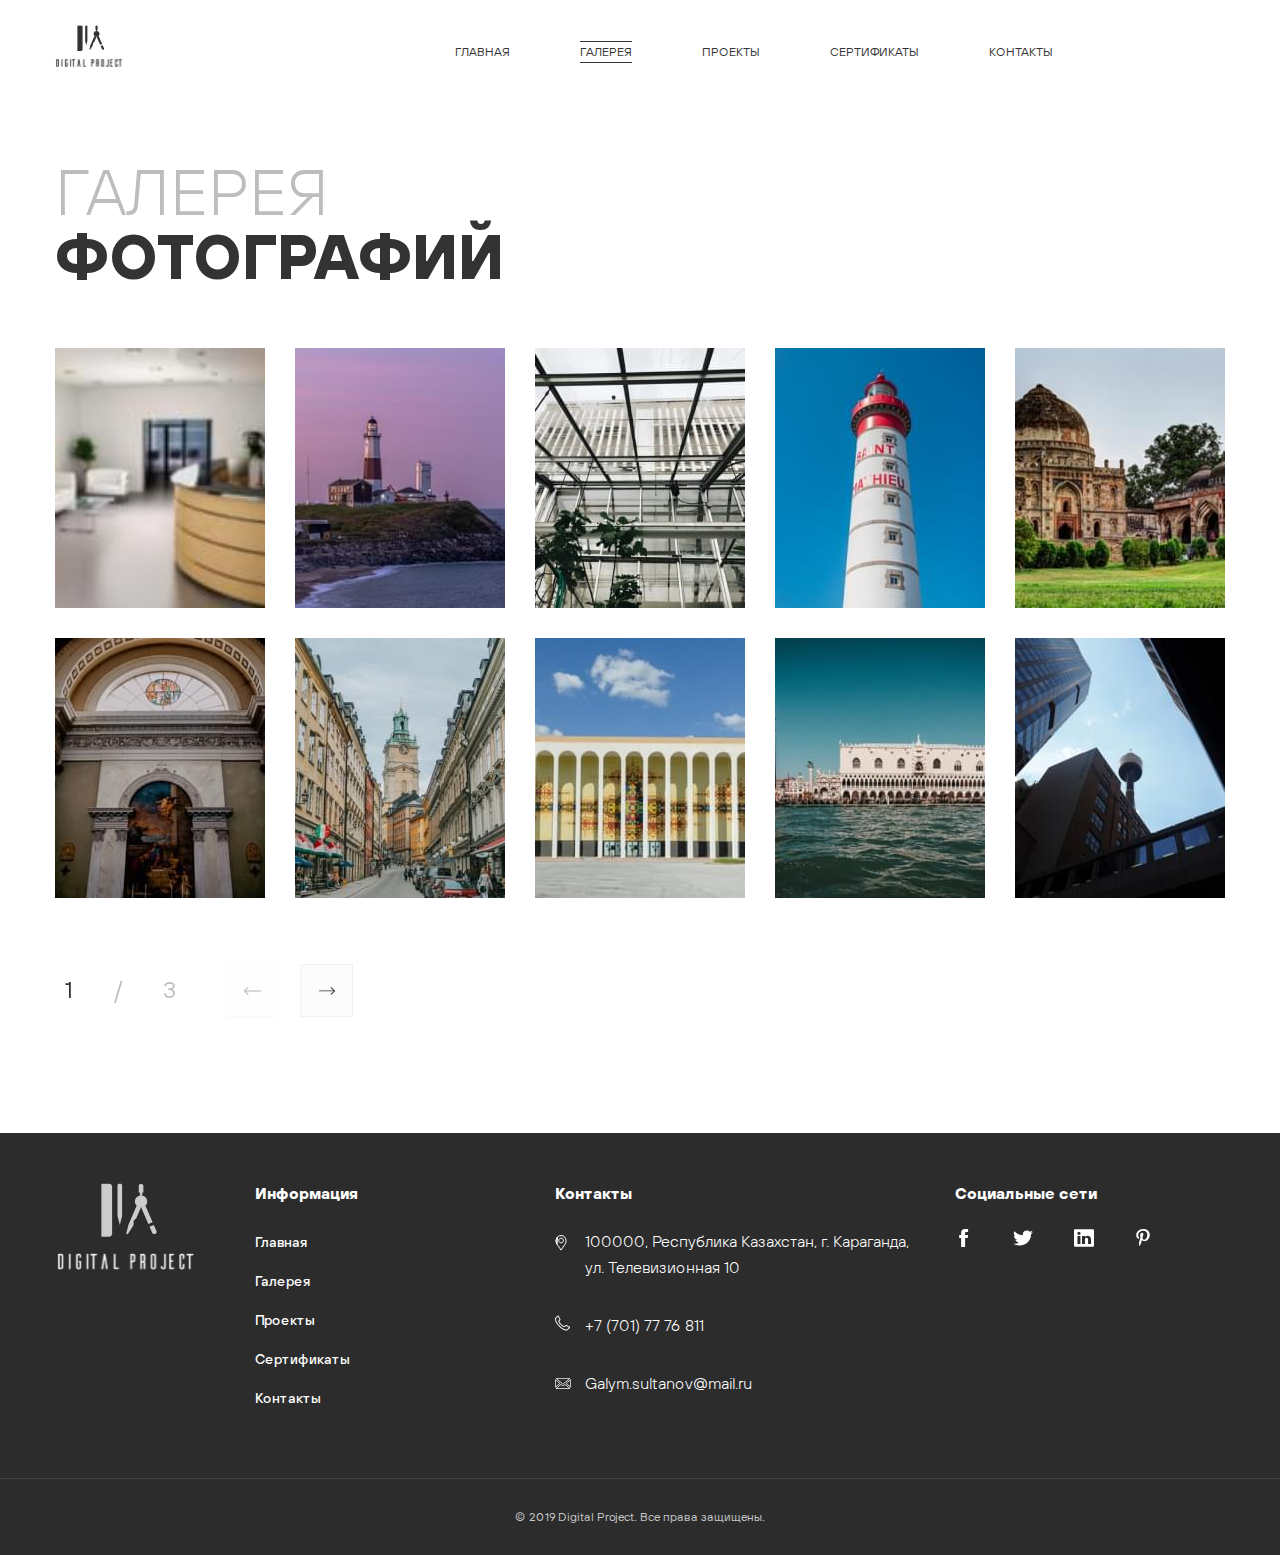
<file: gallery-page.html>
<!DOCTYPE html><html lang="ru"><head><meta charset="UTF-8"><meta name="viewport" content="width=device-width,initial-scale=1"><link rel="shortcut icon" href="img/favicon.ico" type="image/x-icon"><meta http-equiv="X-UA-Compatible" content="ie=edge"><meta name="theme-color" content="#111111"><title>Digital Project</title><link rel="stylesheet" href="css/global.css"><link rel="stylesheet" href="css/vendor.css"><link rel="stylesheet" href="css/main.css"></head><body class="gallery-page"><div class="site-container"><header class="header"><div class="header__container container grid"><a href="/digital-project/index.html" class="header__logo"><img src="img/logo.svg" alt="logo" class="header__logo-img"></a><nav class="menu header__menu"><ul class="menu__list list-reset"><li class="menu__item"><a class="menu__link menu__link--home menu-link-hover" href="/digital-project/index.html">ГЛАВНАЯ</a></li><li class="menu__item"><a class="menu__link menu__link--gallery menu-link-hover" href="/digital-project/gallery-page.html">ГАЛЕРЕЯ</a></li><li class="menu__item"><a class="menu__link menu__link--projects menu-link-hover" href="/digital-project/projects-page.html">ПРОЕКТЫ</a></li><li class="menu__item"><a class="menu__link menu__link--certificate menu-link-hover" href="/digital-project/certificates-page.html">СЕРТИФИКАТЫ</a></li><li class="menu__item"><a class="menu__link menu__link--contacts menu-link-hover" href="/digital-project/contacts-page.html">КОНТАКТЫ</a></li></ul></nav><button class="burger header__burger btn-reset"><span class="burger__line"></span></button></div></header><main class="main"><section class="gallery"><div class="gallery__container container"><h2 class="two-style-title gallery__title title">ГАЛЕРЕЯ<span class="two-style-title-bold gallery__title-bold">ФОТОГРАФИЙ</span></h2><div class="gallery__swiper-container swiper-container mySwiper"><div class="gallery__swiper-wrapper swiper-wrapper"><div class="gallery__swiper-slide swiper-slide"><ul class="gallery__list list-reset gallery-grid"><li class="gallery__item"><a href="#" class="gallery__link"><img src="img/gallery-1.jpg" alt="gallery-img" class="gallery__img"><p class="gallery__disc p-reset">Описание или пояснение к изображению.</p></a></li><li class="gallery__item"><a href="#" class="gallery__link"><img src="img/gallery-2.jpg" alt="gallery-img" class="gallery__img"><p class="gallery__disc p-reset">Описание или пояснение к изображению.</p></a></li><li class="gallery__item"><a href="#" class="gallery__link"><img src="img/gallery-3.jpg" alt="gallery-img" class="gallery__img"><p class="gallery__disc p-reset">Описание или пояснение к изображению.</p></a></li><li class="gallery__item"><a href="#" class="gallery__link"><img src="img/gallery-4.jpg" alt="gallery-img" class="gallery__img"><p class="gallery__disc p-reset">Описание или пояснение к изображению.</p></a></li><li class="gallery__item"><a href="#" class="gallery__link"><img src="img/gallery-5.jpg" alt="gallery-img" class="gallery__img"><p class="gallery__disc p-reset">Описание или пояснение к изображению.</p></a></li><li class="gallery__item"><a href="#" class="gallery__link"><img src="img/gallery-6.jpg" alt="gallery-img" class="gallery__img"><p class="gallery__disc p-reset">Описание или пояснение к изображению.</p></a></li><li class="gallery__item"><a href="#" class="gallery__link"><img src="img/gallery-7.jpg" alt="gallery-img" class="gallery__img"><p class="gallery__disc p-reset">Описание или пояснение к изображению.</p></a></li><li class="gallery__item"><a href="#" class="gallery__link"><img src="img/gallery-8.jpg" alt="gallery-img" class="gallery__img"><p class="gallery__disc p-reset">Описание или пояснение к изображению.</p></a></li><li class="gallery__item"><a href="#" class="gallery__link"><img src="img/gallery-9.jpg" alt="gallery-img" class="gallery__img"><p class="gallery__disc p-reset">Описание или пояснение к изображению.</p></a></li><li class="gallery__item"><a href="#" class="gallery__link"><img src="img/gallery-10.jpg" alt="gallery-img" class="gallery__img"><p class="gallery__disc p-reset">Описание или пояснение к изображению.</p></a></li></ul></div><div class="gallery__swiper-slide swiper-slide"><ul class="gallery__list list-reset gallery-grid"><li class="gallery__item"><a href="#" class="gallery__link"><img src="img/gallery-1.jpg" alt="gallery-img" class="gallery__img"><p class="gallery__disc p-reset">Описание или пояснение к изображению.</p></a></li><li class="gallery__item"><a href="#" class="gallery__link"><img src="img/gallery-2.jpg" alt="gallery-img" class="gallery__img"><p class="gallery__disc p-reset">Описание или пояснение к изображению.</p></a></li><li class="gallery__item"><a href="#" class="gallery__link"><img src="img/gallery-3.jpg" alt="gallery-img" class="gallery__img"><p class="gallery__disc p-reset">Описание или пояснение к изображению.</p></a></li><li class="gallery__item"><a href="#" class="gallery__link"><img src="img/gallery-4.jpg" alt="gallery-img" class="gallery__img"><p class="gallery__disc p-reset">Описание или пояснение к изображению.</p></a></li><li class="gallery__item"><a href="#" class="gallery__link"><img src="img/gallery-5.jpg" alt="gallery-img" class="gallery__img"><p class="gallery__disc p-reset">Описание или пояснение к изображению.</p></a></li><li class="gallery__item"><a href="#" class="gallery__link"><img src="img/gallery-6.jpg" alt="gallery-img" class="gallery__img"><p class="gallery__disc p-reset">Описание или пояснение к изображению.</p></a></li><li class="gallery__item"><a href="#" class="gallery__link"><img src="img/gallery-7.jpg" alt="gallery-img" class="gallery__img"><p class="gallery__disc p-reset">Описание или пояснение к изображению.</p></a></li><li class="gallery__item"><a href="#" class="gallery__link"><img src="img/gallery-8.jpg" alt="gallery-img" class="gallery__img"><p class="gallery__disc p-reset">Описание или пояснение к изображению.</p></a></li><li class="gallery__item"><a href="#" class="gallery__link"><img src="img/gallery-9.jpg" alt="gallery-img" class="gallery__img"><p class="gallery__disc p-reset">Описание или пояснение к изображению.</p></a></li><li class="gallery__item"><a href="#" class="gallery__link"><img src="img/gallery-10.jpg" alt="gallery-img" class="gallery__img"><p class="gallery__disc p-reset">Описание или пояснение к изображению.</p></a></li></ul></div><div class="gallery__swiper-slide swiper-slide"><ul class="gallery__list list-reset gallery-grid"><li class="gallery__item"><a href="#" class="gallery__link"><img src="img/gallery-1.jpg" alt="gallery-img" class="gallery__img"><p class="gallery__disc p-reset">Описание или пояснение к изображению.</p></a></li><li class="gallery__item"><a href="#" class="gallery__link"><img src="img/gallery-2.jpg" alt="gallery-img" class="gallery__img"><p class="gallery__disc p-reset">Описание или пояснение к изображению.</p></a></li><li class="gallery__item"><a href="#" class="gallery__link"><img src="img/gallery-3.jpg" alt="gallery-img" class="gallery__img"><p class="gallery__disc p-reset">Описание или пояснение к изображению.</p></a></li><li class="gallery__item"><a href="#" class="gallery__link"><img src="img/gallery-4.jpg" alt="gallery-img" class="gallery__img"><p class="gallery__disc p-reset">Описание или пояснение к изображению.</p></a></li><li class="gallery__item"><a href="#" class="gallery__link"><img src="img/gallery-5.jpg" alt="gallery-img" class="gallery__img"><p class="gallery__disc p-reset">Описание или пояснение к изображению.</p></a></li><li class="gallery__item"><a href="#" class="gallery__link"><img src="img/gallery-6.jpg" alt="gallery-img" class="gallery__img"><p class="gallery__disc p-reset">Описание или пояснение к изображению.</p></a></li><li class="gallery__item"><a href="#" class="gallery__link"><img src="img/gallery-7.jpg" alt="gallery-img" class="gallery__img"><p class="gallery__disc p-reset">Описание или пояснение к изображению.</p></a></li><li class="gallery__item"><a href="#" class="gallery__link"><img src="img/gallery-8.jpg" alt="gallery-img" class="gallery__img"><p class="gallery__disc p-reset">Описание или пояснение к изображению.</p></a></li><li class="gallery__item"><a href="#" class="gallery__link"><img src="img/gallery-9.jpg" alt="gallery-img" class="gallery__img"><p class="gallery__disc p-reset">Описание или пояснение к изображению.</p></a></li><li class="gallery__item"><a href="#" class="gallery__link"><img src="img/gallery-10.jpg" alt="gallery-img" class="gallery__img"><p class="gallery__disc p-reset">Описание или пояснение к изображению.</p></a></li></ul></div></div><div class="gallery__swiper-wrapper__btns"><div class="gallery__swiper-pagination swiper-pagination"></div><div class="gallery__swiper-button-next swiper-button-next"></div><div class="gallery__swiper-button-prev swiper-button-prev"></div></div></div></div></section></main><footer class="footer"><div class="footer__container container"><div class="footer__top grid"><img src="img/logo.svg" alt="footer-logo" class="footer__logo"><div class="footer__information"><h2 class="footer__information-title footer-title">Информация</h2><ul class="footer__information-list list-reset"><li class="footer__information-item"><a href="/digital-project/index.html" class="footer__information-link">Главная</a></li><li class="footer__information-item"><a href="/digital-project/gallery-page.html" class="footer__information-link">Галерея</a></li><li class="footer__information-item"><a href="/digital-project/projects-page.html" class="footer__information-link">Проекты</a></li><li class="footer__information-item"><a href="/digital-project/certificates-page.html" class="footer__information-link">Сертификаты</a></li><li class="footer__information-item"><a href="/digital-project/contacts-page.html" class="footer__information-link">Контакты</a></li></ul></div><div class="footer__contacts"><h2 class="footer__information-title footer-title">Контакты</h2><ul class="footer__contacts-list list-reset"><li class="footer__contacts-item"><a href="#" class="footer__contacts-link footer__contacts-link--address">100000, Республика Казахстан, г. Караганда, ул. Телевизионная 10</a></li><li class="footer__contacts-item"><a href="tellto:+7701)7776811" class="footer__contacts-link footer__contacts-link--phone">+7 (701) 77 76 811</a></li><li class="footer__contacts-item"><a href="mailto:Galym.sultanov@mail.ru" class="footer__contacts-link footer__contacts-link--mail">Galym.sultanov@mail.ru</a></li></ul></div><div class="footer__social"><h2 class="footer__information-title footer-title">Социальные сети</h2><ul class="footer__social-list list-reset"><li class="footer__social-item"><a href="#" class="footer__social-link"><img src="img/sprite.svg#facebook" alt="facebook" class="footer__social-img"></a></li><li class="footer__social-item"><a href="#" class="footer__social-link"><img src="img/sprite.svg#twitter" alt="twitter" class="footer__social-img"></a></li><li class="footer__social-item"><a href="#" class="footer__social-link"><img src="img/sprite.svg#in" alt="in" class="footer__social-img"></a></li><li class="footer__social-item"><a href="#" class="footer__social-link"><img src="img/sprite.svg#pininterest" alt="pinterest" class="footer__social-img"></a></li></ul></div></div></div><div class="footer__bottom"><p class="footer__copy">© 2019 Digital Project. Все права защищены.</p></div></footer></div><script src="js/vendor.js"></script><script src="js/main.js"></script></body></html>
</file>
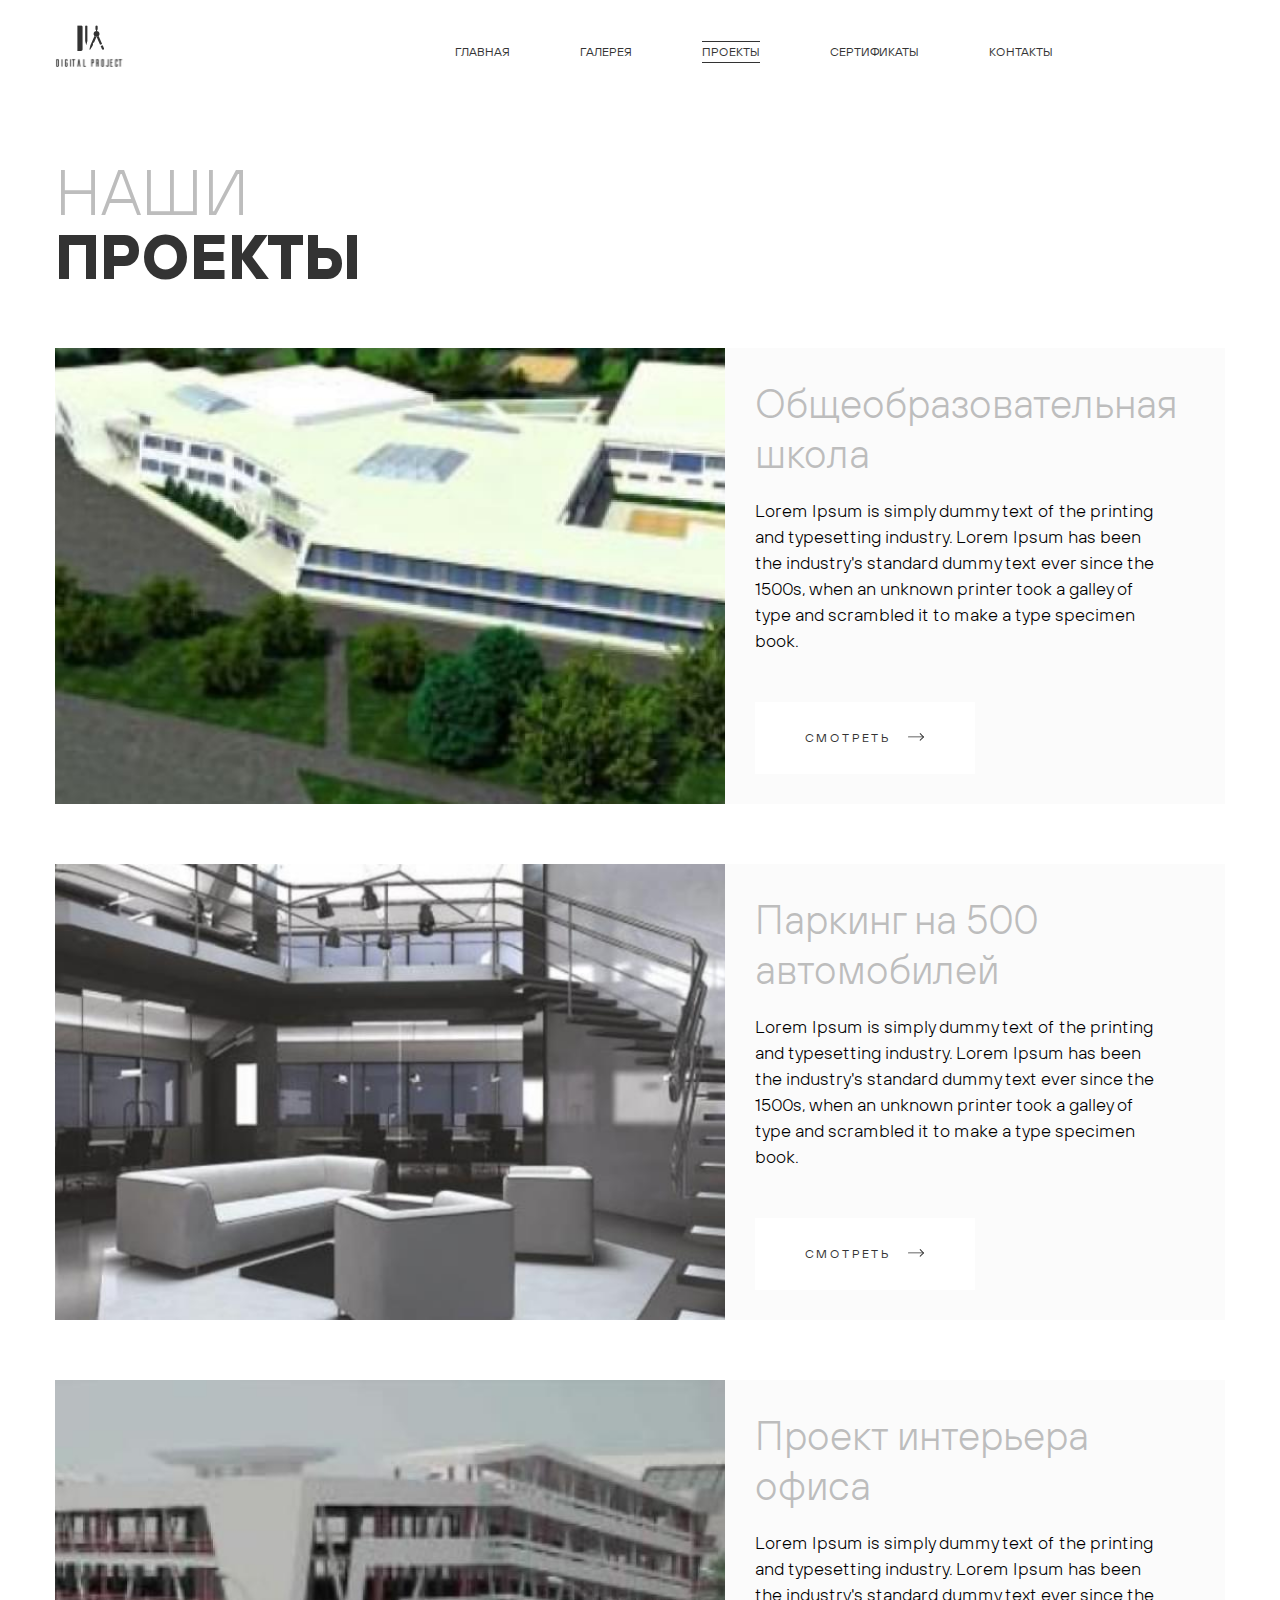
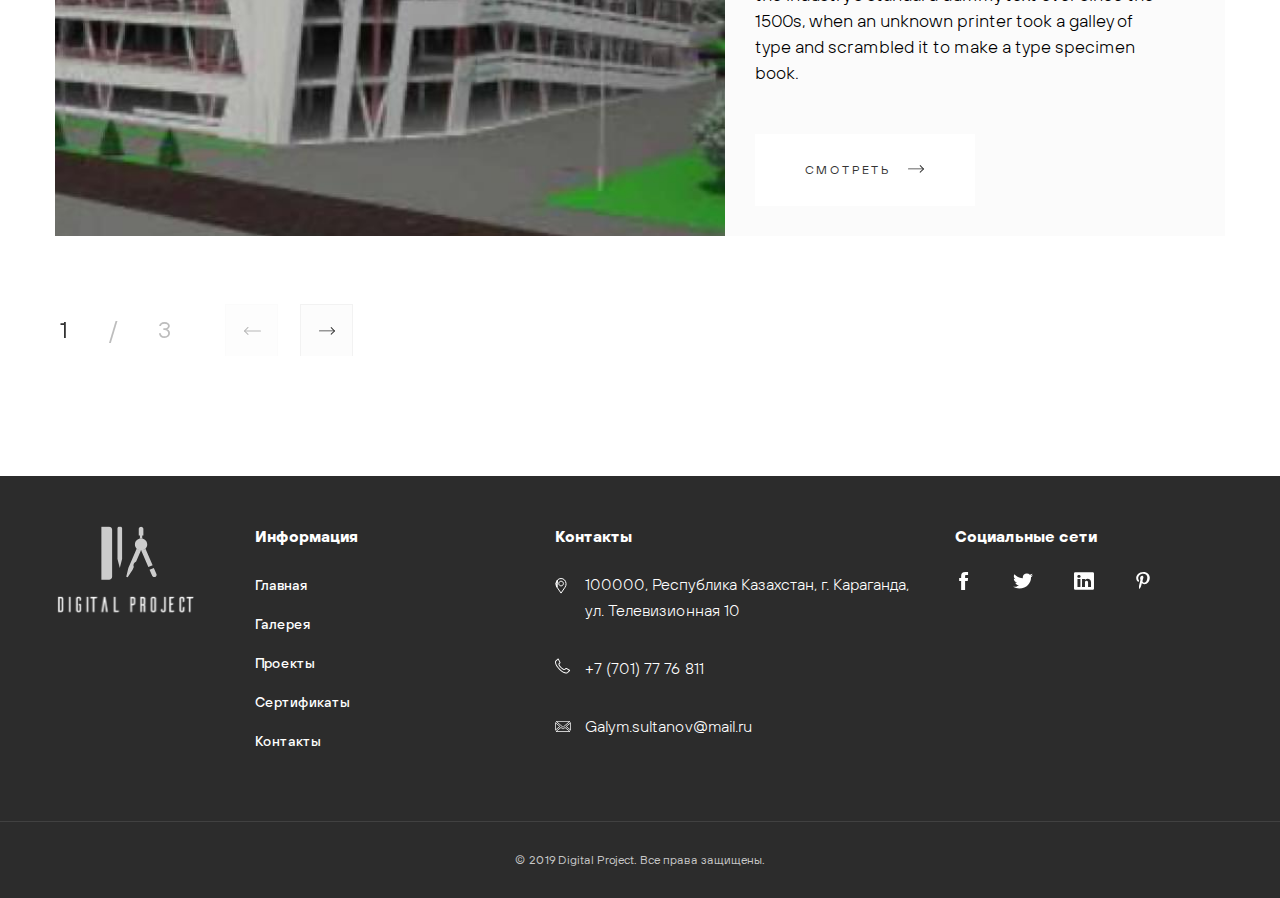
<file: projects-page.html>
<!DOCTYPE html>
<html lang="ru">

<head>
	<meta charset="UTF-8">
	<meta name="viewport" content="width=device-width,initial-scale=1">
	<link rel="shortcut icon" href="img/favicon.ico" type="image/x-icon">
	<meta http-equiv="X-UA-Compatible" content="ie=edge">
	<meta name="theme-color" content="#111111">
	<title>Digital Project</title>
	<link rel="stylesheet" href="css/global.css">
	<link rel="stylesheet" href="css/vendor.css">
	<link rel="stylesheet" href="css/main.css">
</head>

<body class="projects-page">
	<div class="site-container">
		<header class="header">
			<div class="header__container container grid"><a href="/digital-project/index.html" class="header__logo"><img
						src="img/logo.svg" alt="logo" class="header__logo-img"></a>
				<nav class="menu header__menu">
					<ul class="menu__list list-reset">
						<li class="menu__item"><a class="menu__link menu__link--home menu-link-hover"
								href="/digital-project/index.html">ГЛАВНАЯ</a></li>
						<li class="menu__item"><a class="menu__link menu__link--gallery menu-link-hover"
								href="/digital-project/gallery-page.html">ГАЛЕРЕЯ</a></li>
						<li class="menu__item"><a class="menu__link menu__link--projects menu-link-hover"
								href="/digital-project/projects-page.html">ПРОЕКТЫ</a></li>
						<li class="menu__item"><a class="menu__link menu__link--certificate menu-link-hover"
								href="#">СЕРТИФИКАТЫ</a></li>
						<li class="menu__item"><a class="menu__link menu__link--contacts menu-link-hover"
								href="/digital-project/contacts-page.html">КОНТАКТЫ</a></li>
					</ul>
				</nav><button class="burger header__burger btn-reset"><span class="burger__line"></span></button>
			</div>
		</header>
		<main class="main">
			<section class="works">
				<div class="works__container container">
					<h2 class="two-style-title works__title title">НАШИ<span
							class="two-style-title-bold works__title-bold">ПРОЕКТЫ</span></h2>
					<div class="works__swiper-container swiper-container mySwiper">
						<div class="works__swiper-wrapper swiper-wrapper">
							<div class="works__swiper-slide swiper-slide">
								<ul class="works__list list-reset grid">
									<li class="works__item grid"><img src="img/works-1.jpg" alt="works" class="works__img">
										<div class="works__item-info">
											<h3 class="works__item-title title works-title">Общеобразовательная школа</h3>
											<p class="works__item-text">Lorem Ipsum is simply dummy text of the printing and typesetting
												industry. Lorem Ipsum has been the industry's standard dummy text ever since the 1500s, when an
												unknown printer took a galley of type and scrambled it to make a type specimen book.</p><a
												href="#" class="works__item-link btn btn--standart">СМОТРЕТЬ</a>
										</div>
									</li>
									<li class="works__item grid"><img src="img/works-2.jpg" alt="works" class="works__img">
										<div class="works__item-info">
											<h3 class="works__item-title title works-title">Паркинг на 500 автомобилей</h3>
											<p class="works__item-text">Lorem Ipsum is simply dummy text of the printing and typesetting
												industry. Lorem Ipsum has been the industry's standard dummy text ever since the 1500s, when an
												unknown printer took a galley of type and scrambled it to make a type specimen book.</p><a
												href="#" class="works__item-link btn btn--standart">СМОТРЕТЬ</a>
										</div>
									</li>
									<li class="works__item grid"><img src="img/works-3.jpg" alt="works" class="works__img">
										<div class="works__item-info">
											<h3 class="works__item-title title works-title">Проект интерьера офиса</h3>
											<p class="works__item-text">Lorem Ipsum is simply dummy text of the printing and typesetting
												industry. Lorem Ipsum has been the industry's standard dummy text ever since the 1500s, when an
												unknown printer took a galley of type and scrambled it to make a type specimen book.</p><a
												href="#" class="works__item-link btn btn--standart">СМОТРЕТЬ</a>
										</div>
									</li>
								</ul>
							</div>
							<div class="works__swiper-slide swiper-slide">
								<ul class="works__list list-reset grid">
									<li class="works__item grid"><img src="img/works-1.jpg" alt="works" class="works__img">
										<div class="works__item-info">
											<h3 class="works__item-title title works-title">Общеобразовательная школа</h3>
											<p class="works__item-text">Lorem Ipsum is simply dummy text of the printing and typesetting
												industry. Lorem Ipsum has been the industry's standard dummy text ever since the 1500s, when an
												unknown printer took a galley of type and scrambled it to make a type specimen book.</p><a
												href="#" class="works__item-link btn btn--standart">СМОТРЕТЬ</a>
										</div>
									</li>
									<li class="works__item grid"><img src="img/works-2.jpg" alt="works" class="works__img">
										<div class="works__item-info">
											<h3 class="works__item-title title works-title">Паркинг на 500 автомобилей</h3>
											<p class="works__item-text">Lorem Ipsum is simply dummy text of the printing and typesetting
												industry. Lorem Ipsum has been the industry's standard dummy text ever since the 1500s, when an
												unknown printer took a galley of type and scrambled it to make a type specimen book.</p><a
												href="#" class="works__item-link btn btn--standart">СМОТРЕТЬ</a>
										</div>
									</li>
									<li class="works__item grid"><img src="img/works-3.jpg" alt="works" class="works__img">
										<div class="works__item-info">
											<h3 class="works__item-title title works-title">Проект интерьера офиса</h3>
											<p class="works__item-text">Lorem Ipsum is simply dummy text of the printing and typesetting
												industry. Lorem Ipsum has been the industry's standard dummy text ever since the 1500s, when an
												unknown printer took a galley of type and scrambled it to make a type specimen book.</p><a
												href="#" class="works__item-link btn btn--standart">СМОТРЕТЬ</a>
										</div>
									</li>
								</ul>
							</div>
							<div class="works__swiper-slide swiper-slide">
								<ul class="works__list list-reset grid">
									<li class="works__item grid"><img src="img/works-1.jpg" alt="works" class="works__img">
										<div class="works__item-info">
											<h3 class="works__item-title title works-title">Общеобразовательная школа</h3>
											<p class="works__item-text">Lorem Ipsum is simply dummy text of the printing and typesetting
												industry. Lorem Ipsum has been the industry's standard dummy text ever since the 1500s, when an
												unknown printer took a galley of type and scrambled it to make a type specimen book.</p><a
												href="#" class="works__item-link btn btn--standart">СМОТРЕТЬ</a>
										</div>
									</li>
									<li class="works__item grid"><img src="img/works-2.jpg" alt="works" class="works__img">
										<div class="works__item-info">
											<h3 class="works__item-title title works-title">Паркинг на 500 автомобилей</h3>
											<p class="works__item-text">Lorem Ipsum is simply dummy text of the printing and typesetting
												industry. Lorem Ipsum has been the industry's standard dummy text ever since the 1500s, when an
												unknown printer took a galley of type and scrambled it to make a type specimen book.</p><a
												href="#" class="works__item-link btn btn--standart">СМОТРЕТЬ</a>
										</div>
									</li>
									<li class="works__item grid"><img src="img/works-3.jpg" alt="works" class="works__img">
										<div class="works__item-info">
											<h3 class="works__item-title title works-title">Проект интерьера офиса</h3>
											<p class="works__item-text">Lorem Ipsum is simply dummy text of the printing and typesetting
												industry. Lorem Ipsum has been the industry's standard dummy text ever since the 1500s, when an
												unknown printer took a galley of type and scrambled it to make a type specimen book.</p><a
												href="#" class="works__item-link btn btn--standart">СМОТРЕТЬ</a>
										</div>
									</li>
								</ul>
							</div>
						</div>
						<div class="works__swiper-wrapper__btns">
							<div class="works__swiper-pagination swiper-pagination"></div>
							<div class="works__swiper-button-next swiper-button-next"></div>
							<div class="works__swiper-button-prev swiper-button-prev"></div>
						</div>
					</div>
				</div>
			</section>
		</main>
		<footer class="footer">
			<div class="footer__container container">
				<div class="footer__top grid"><img src="img/logo.svg" alt="footer-logo" class="footer__logo">
					<div class="footer__information">
						<h2 class="footer__information-title footer-title">Информация</h2>
						<ul class="footer__information-list list-reset">
							<li class="footer__information-item"><a href="/digital-project/index.html"
									class="footer__information-link">Главная</a></li>
							<li class="footer__information-item"><a href="/digital-project/gallery-page.html"
									class="footer__information-link">Галерея</a></li>
							<li class="footer__information-item"><a href="/digital-project/projects-page.html"
									class="footer__information-link">Проекты</a></li>
							<li class="footer__information-item"><a href="/digital-project/certificates-page.html"
									class="footer__information-link">Сертификаты</a></li>
							<li class="footer__information-item"><a href="/digital-project/contacts-page.html"
									class="footer__information-link">Контакты</a></li>
						</ul>
					</div>
					<div class="footer__contacts">
						<h2 class="footer__information-title footer-title">Контакты</h2>
						<ul class="footer__contacts-list list-reset">
							<li class="footer__contacts-item"><a href="#"
									class="footer__contacts-link footer__contacts-link--address">100000, Республика Казахстан, г.
									Караганда, ул. Телевизионная 10</a></li>
							<li class="footer__contacts-item"><a href="tellto:+7701)7776811"
									class="footer__contacts-link footer__contacts-link--phone">+7 (701) 77 76 811</a></li>
							<li class="footer__contacts-item"><a href="mailto:Galym.sultanov@mail.ru"
									class="footer__contacts-link footer__contacts-link--mail">Galym.sultanov@mail.ru</a></li>
						</ul>
					</div>
					<div class="footer__social">
						<h2 class="footer__information-title footer-title">Социальные сети</h2>
						<ul class="footer__social-list list-reset">
							<li class="footer__social-item"><a href="#" class="footer__social-link"><img src="img/sprite.svg#facebook"
										alt="facebook" class="footer__social-img"></a></li>
							<li class="footer__social-item"><a href="#" class="footer__social-link"><img src="img/sprite.svg#twitter"
										alt="twitter" class="footer__social-img"></a></li>
							<li class="footer__social-item"><a href="#" class="footer__social-link"><img src="img/sprite.svg#in"
										alt="in" class="footer__social-img"></a></li>
							<li class="footer__social-item"><a href="#" class="footer__social-link"><img
										src="img/sprite.svg#pininterest" alt="pinterest" class="footer__social-img"></a></li>
						</ul>
					</div>
				</div>
			</div>
			<div class="footer__bottom">
				<p class="footer__copy">© 2019 Digital Project. Все права защищены.</p>
			</div>
		</footer>
	</div>
	<script src="js/vendor.js"></script>
	<script src="js/main.js"></script>
</body>

</html>
</file>
<file: css/global.css>
:root{--color-transparent:transparent;--color-black:#000;--color-white:#fff;--color-shaft:#333;--color-shaft-dark:#2c2c2c;--color-tundora:#414141;--color-grey:#8d8d8d;--color-silver:#bdbdbd;--color-silver-light:#c1c1c1;--color-silver-light:#c8c8c8;--color-concrete:#f2f2f2;--color-concrete-light:#f3f3f3;--color-alabaster:#f9f9f9;--color-alabaster-light:#fbfbfb;--color-pampas:#fdfdfc;--color-red:#c30000;--font-hoves:"TTHoves",Courier,monospace;--font-display:"SFDisplay",Courier,monospace;--font-big-num:900 200px/160px var(--font-display);--font-def:300 16px/26px var(--font-hoves);--font-def-ad:300 15px/22px var(--font-hoves);--font-def-small-ad:300 13px/20px var(--font-hoves);--font-works-text:300 16px/25px var(--font-hoves);--font-works-title:300 40px/50px var(--font-hoves);--font-works-title-ad:300 30px/30px var(--font-hoves);--font-works-title-small-ad:300 23px/23px var(--font-hoves);--font-menu:400 12px/12px var(--font-hoves);--font-form:400 14px/17px var(--font-hoves);--font-footer-menu:500 14px/24px var(--font-hoves);--font-hero-small-title:300 64px/64px var(--font-hoves);--font-hero-big-title:700 64px/64px var(--font-hoves);--font-hero-big-title-ad:700 40px/40px var(--font-hoves);--font-hero-big-title-small-ad:700 20px/20px var(--font-hoves);--font-sec-title:300 64px/64px var(--font-hoves);--font-footer-title:700 16px/20px var(--font-hoves);--font-contacts-dark:700 18px/23px var(--font-hoves);--font-slider-counter:400 24px/24px var(--font-hoves);--font-slider-counter-ad:400 18px/18px var(--font-hoves);--font-thx-title:700 24px/26px var(--font-hoves);--font-thx-text:600 14px/26px var(--font-hoves);--font-tasks:400 22px/36px var(--font-hoves);--font-form-title:700 21px/26px var(--font-hoves);--indent-grid-gap:30px}.custom-checkbox__field:checked+.custom-checkbox__content::after{opacity:1}.custom-checkbox__field:focus+.custom-checkbox__content::before{outline:red solid 2px;outline-offset:2px}.custom-checkbox__field:disabled+.custom-checkbox__content{opacity:.4;pointer-events:none}@font-face{font-family:TTHoves;src:url(../fonts/TTHovesLight.woff2) format("woff2");font-weight:300;font-display:swap;font-style:normal}@font-face{font-family:TTHoves;src:url(../fonts/TTHovesRegular.woff2) format("woff2");font-weight:400;font-display:swap;font-style:normal}@font-face{font-family:TTHoves;src:url(../fonts/TTHovesMedium.woff2) format("woff2");font-weight:500;font-display:swap;font-style:normal}@font-face{font-family:TTHoves;src:url(../fonts/TTHovesDemiBold.woff2) format("woff2");font-weight:600;font-display:swap;font-style:normal}@font-face{font-family:TTHoves;src:url(../fonts/TTHovesBold.woff2) format("woff2");font-weight:700;font-display:swap;font-style:normal}@font-face{font-family:SFDisplay;src:url(../fonts/SFProDisplayBlack.woff2) format("woff2");font-weight:900;font-display:swap;font-style:normal}html{box-sizing:border-box}*,::after,::before{box-sizing:inherit}body{margin:0;background-color:var(--color-white);font:var(--font-def);color:var(--color-black)}img{max-width:100%}a{text-decoration:none}.list-reset{list-style:none;padding:0;margin:0}.is-outer{position:relative!important;left:-9999px!important}.site-container{overflow:hidden}.is-hidden{display:none!important}.for-mobile{display:none}.error{border:2px solid #ff4019!important}.btn-reset{border:none;background:0 0;cursor:pointer;padding:0}.title{margin:0}.footer-title{margin:0;font:var(--font-footer-title);color:var(--color-white)}.sec-title{margin:0;font:var(--font-sec-title);color:var(--color-silver)}@media (max-width:768px){.sec-title{font:var(--font-works-title)}}@media (max-width:576px){.for-mobile{display:block}.sec-title{font:var(--font-works-title-ad)}}.container{margin:0 auto;padding:0 15px;max-width:1200px}.grid{display:grid;grid-template-columns:repeat(12,1fr);gap:var(--indent-grid-gap)}.gallery-grid{display:grid;grid-template-columns:repeat(10,1fr);gap:var(--indent-grid-gap)}.js-focus-visible :focus:not(.focus-visible){outline:0}.p-reset{margin:0}.two-style-title{font:var(--font-hero-small-title);text-transform:uppercase;color:var(--color-silver);text-align:start}@media (max-width:768px){.two-style-title{font:var(--font-works-title);position:absolute;z-index:10;display:block;width:100%;background-color:var(--color-white);text-align:center}}@media (max-width:576px){.two-style-title{font:var(--font-works-title-ad)}}.two-style-title-bold{font:var(--font-hero-big-title);color:var(--color-shaft);display:block}@media (max-width:768px){.two-style-title-bold{font:var(--font-hero-big-title-ad)}}@media (max-width:576px){.two-style-title-bold{font:var(--font-thx-title)}}.works-title{font:var(--font-works-title);color:var(--color-silver)}.swiper-button-next{left:75px}.swiper-button-next::before{content:"";position:absolute;width:18px;height:8px;background-image:url(../img/sprite.svg#arrow-right);background-repeat:no-repeat;background-size:cover;background-position:center center}.swiper-button-prev{left:0}.swiper-button-prev::before{content:"";position:absolute;width:18px;height:8px;background-image:url(../img/sprite.svg#arrow-left);background-repeat:no-repeat;background-size:cover;background-position:center center}.swiper-button-next,.swiper-button-prev{top:578px;width:53px;height:53px;background-color:rgba(249,249,249,.5);border:1px solid var(--color-concrete)}.swiper-button-next::after,.swiper-button-prev::after{display:none}.menu-link-hover,.swiper-wripper__btns{position:relative}.menu-link-hover::before{content:"";position:absolute;top:0;left:0;opacity:0;visibility:hidden;width:0;height:1px;background-color:var(--color-shaft);transition:width .2s ease-in-out,opacity .2s ease-in-out,visibility .2s ease-in-out}.menu-link-hover::after{content:"";position:absolute;bottom:0;right:0;opacity:0;visibility:hidden;width:0;height:1px;background-color:var(--color-shaft);transition:width .2s ease-in-out,opacity .2s ease-in-out,visibility .2s ease-in-out}.menu-link-hover--active::after,.menu-link-hover--active::before{width:100%;opacity:1;visibility:visible}.btn{position:relative;border:none;text-transform:uppercase;font:var(--font-menu);color:var(--color-shaft);padding:30px 85px 30px 50px;letter-spacing:.2em;background-color:var(--color-white);cursor:pointer}.btn--standart::after{content:"";position:absolute;width:18px;height:8px;left:152px;top:calc(50% - 5px);background-image:url(../img/sprite.svg#arrow-right);background-repeat:no-repeat;background-size:cover;background-position:center center;transition:left .3s ease-in-out}@media (max-width:768px){.btn{padding:20px 65px 10px 30px}.btn--standart::after{top:50%}}@media (min-width:1025px){.menu-link-hover:hover::after,.menu-link-hover:hover::before{width:100%;opacity:1;visibility:visible}.btn--standart:hover::after{left:159px}.projects-hover__wrapper:hover>.projects-hover__title{-webkit-animation:5s infinite pulsing;animation:5s infinite pulsing}}.btn--dark{padding:30px 75px 30px 40px;color:var(--color-white);background-color:var(--color-shaft)}.btn--dark::after{content:"";position:absolute;width:18px;height:8px;left:162px;top:calc(50% - 5px);background-image:url(../img/sprite.svg#arrow-right-light);background-repeat:no-repeat;background-size:cover;background-position:center center;transition:left .3s ease-in-out}.btn--dark:hover::after{left:170px}.btn--simple-dark{background-color:var(--color-shaft);color:var(--color-white);padding:30px 40px}.projects-hover{position:relative}.projects-hover__wrapper{position:absolute;top:0;bottom:0;left:0;right:0;opacity:0;background-color:rgba(51,51,51,0);text-align:left;padding:48px 78px;text-transform:uppercase;transition:opacity .3s ease-in-out;overflow:hidden}@media (max-width:1024px){.projects-hover__wrapper{opacity:1;overflow:visible;padding:20px 10px;text-align:center;display:flex;align-items:center;justify-content:center;flex-direction:column;background-color:rgba(51,51,51,.5)}}.projects-hover__title{font:var(--font-hero-big-title);color:var(--color-white);margin-bottom:14px;display:block;position:relative}@media (max-width:1024px){.projects-hover__title{font:var(--font-hero-big-title-ad)}}@media (max-width:768px){.projects-hover__title{font:var(--font-hero-big-title-small-ad)}}@-webkit-keyframes pulsing{30%,from{left:0}to{left:-500px}}@keyframes pulsing{30%,from{left:0}to{left:-500px}}.projects-hover__link{font:var(--font-menu);color:var(--color-white);position:relative;display:inline-block;width:auto}.projects-hover__link::after{content:"";position:absolute;width:18px;height:8px;top:calc(50% - 4px);left:90px;background-image:url(../img/sprite.svg#arrow-right-light);background-repeat:no-repeat;background-size:cover;background-position:center center;z-index:10;transition:left .3s ease-in-out}@media (min-width:1025px){.projects-hover__link:hover::after{left:100px}}.js-validate-error-label{display:none}.thx{max-width:516px;padding:45px 45px 20px}.thx__content-wrapper{display:flex;flex-direction:column;align-items:center}.thx__close-btn{top:22px}.thx__img{width:142px;height:142px;margin-bottom:24px}.thx__title{font:var(--font-thx-title);margin-bottom:27px}.thx__text{text-align:center;font:var(--font-thx-text);margin-bottom:40px}.thx__btn{width:calc(100% - 40px);padding:15px 30px}.thx-vis{display:block}.home-page-lock{overflow:hidden}.header{transition:transform .2s ease-in-out,opacity .5s ease-in-out,visibility .2s ease-in-out}.header-hidden{transform:translateY(-100%);opacity:0;visibility:hidden}
</file>
<file: css/main.css>
.custom-checkbox__field:checked+.custom-checkbox__content::after{opacity:1}.custom-checkbox__field:focus+.custom-checkbox__content::before{outline:red solid 2px;outline-offset:2px}.custom-checkbox__field:disabled+.custom-checkbox__content{opacity:.4;pointer-events:none}.header{position:fixed;z-index:50;background-color:var(--color-white);width:100%}.header__container{align-items:center;height:100px}.header__logo{grid-column:4 span}@media (max-width:1024px){.header__logo{grid-column:3 span}}.menu{grid-column:8 span}@media (max-width:768px){.header__container{height:60px;display:flex;justify-content:space-between}.menu{position:fixed;left:0;top:0;z-index:1000;padding:50px;width:100%;height:100vh;background-color:var(--color-eastbay);display:none}.menu--active{display:flex;background-color:var(--color-white);align-content:center;justify-content:center}}.menu__list{display:flex}.menu__item:not(:first-child){margin-left:70px}@media (max-width:1024px){.menu{grid-column:9 span}.menu__list{justify-content:flex-end}.menu__item:not(:first-child){margin-left:55px}}.menu__link{padding:4px 0;text-transform:uppercase;color:var(--color-shaft);font:var(--font-menu)}.burger{--burger-width:30px;--burger-height:24px;--burger-line-height:3px;position:relative;border:none;padding:0;width:var(--burger-width);height:var(--burger-height);color:#000;background-color:transparent;cursor:pointer;z-index:10001;grid-column:12;display:none;color:var(--color-black)}.burger::after,.burger::before{content:"";position:absolute;left:0;width:100%;height:var(--burger-line-height);background-color:currentColor;transition:transform .3s ease-in-out,top .3s ease-in-out}.burger::before{top:0}.burger::after{top:calc(100% - var(--burger-line-height))}.burger__line{position:absolute;left:0;top:50%;width:100%;height:var(--burger-line-height);background-color:currentColor;transform:translateY(-50%);transition:transform .3s ease-in-out}.burger--active::before{top:50%;transform:rotate(45deg);transition:transform .3s ease-in-out,top .3s ease-in-out}.burger--active::after{top:50%;transform:rotate(-45deg);transition:transform .3s ease-in-out,top .3s ease-in-out}.burger--active .burger__line{transform:scale(0);transition:transform .3s ease-in-out}.hero{padding-top:100px;padding-bottom:90px}@media (max-width:768px){.menu__list{flex-direction:column;align-items:center;justify-content:center}.menu__item:not(:first-child){margin-left:0}.menu__item{margin-bottom:50px}.menu__link{font:var(--font-slider-counter)}.burger{display:block}.hero{padding-top:60px;padding-bottom:30px}}.hero__swiper-container{width:100%;height:830px;padding-bottom:30px}.hero__swiper-wripper{grid-column:12 span}.hero__swiper-slide{text-align:center;font-size:18px;background:#fff;display:flex;justify-content:center;align-items:center}.hero__swiper-slide img{display:block;width:100%;height:100%;-o-object-fit:cover;object-fit:cover}.hero__swiper-button-next{left:75px}.hero__swiper-button-prev{left:0}.hero__swiper-pagination{text-align:left}.hero__swiper-button-next,.hero__swiper-button-prev{top:75%;width:53px;height:53px}.swiper-slide{justify-content:space-between}@media (max-width:576px){.swiper-slide{flex-direction:column}}.swiper-slide__img-wrapper{max-width:770px;position:relative;float:right}.swiper-slide__img{-o-object-fit:cover;object-fit:cover}.swiper-slide__btn{position:absolute;bottom:0;left:0}@media (max-width:768px){.hero__swiper-button-next,.hero__swiper-button-prev{display:none}.swiper-slide__btn{right:0;left:auto}}.swiper-pagination{font:var(--font-slider-counter);color:var(--color-silver);bottom:105px;left:16px}.swiper-pagination-current{margin-right:35px}.swiper-pagination-total{margin-left:35px}.about{padding:60px 0 70px}@media (max-width:768px){.swiper-pagination{font:var(--font-slider-counter-ad);left:0;text-align:center}.about{padding:30px 0}}.about__container{position:relative}.about__container::before{content:"";position:absolute;left:0;right:0;top:0;width:100%;height:410px;background-color:var(--color-pampas)}@media (max-width:1024px){.swiper-pagination{bottom:0}.about__btn{padding:10px 82px 10px 63px!important}.about__container{-moz-column-gap:0;column-gap:0;grid-column:1/-1;justify-items:center}}.about__photos{grid-column-start:2;grid-column-end:8;align-items:center;z-index:2}@media (max-width:1024px){.about__photos{grid-column:2/12;justify-items:center}}@media (max-width:576px){.about__photos{grid-column:1/-1}}.about__img:nth-child(1){grid-column:6 span}@media (max-width:1024px){.about__img:nth-child(1){grid-column:1/-1;grid-row:1}}.about__img:nth-child(2){grid-column:6 span;grid-row:2 span}@media (max-width:1024px){.about__img:nth-child(2){grid-column:1/-1;grid-row:2}}.about__img:nth-child(3){grid-column:6 span}.about__text-wpapper{grid-column-start:8;grid-column-end:12;z-index:2}@media (min-width:1025px){.about__text-wpapper{grid-column-end:13}.footer__information-link:hover{opacity:.7}}.about__title{margin-bottom:20px}@media (max-width:768px){.about__photos{grid-column:1/-1}.about__title{margin-bottom:10px}}.about__text{margin-bottom:20px}.about__btn{display:inline-block;padding:30px 100px 30px 65px}.about__btn::after{left:135px}.about__btn:hover::after{left:145px}.tasks{padding:50px 0 80px}.tasks__container{row-gap:0}.tasks__title{display:block;grid-column:1/-1;margin-bottom:60px}.tasks__left{padding-left:130px;grid-column:4 span}.tasks__left::before{content:"1"}.tasks__right{padding-left:150px;grid-column:7/13}.tasks__right::before{content:"2"}.tasks__left,.tasks__right{display:flex;position:relative}.tasks__left::before,.tasks__right::before{position:absolute;height:140px;width:auto;left:0;top:0;bottom:0;font:var(--font-big-num);color:var(--color-concrete)}.tasks__left-text,.tasks__right-text{font:var(--font-tasks);color:var(--color-shaft)}@media (max-width:1024px){.about__img:nth-child(3){grid-column:1/-1;grid-row:3}.about__text-wpapper{grid-column-start:2;grid-column-end:12;grid-row:1;text-align:center}.tasks__container{-moz-column-gap:0;column-gap:0;text-align:center}.tasks__title{margin-bottom:30px}.tasks__left{grid-column-start:2;grid-column-end:12;margin-bottom:30px}.tasks__right{grid-column-start:2;grid-column-end:12}.tasks__left,.tasks__right{display:block;padding:0}.tasks__left::before,.tasks__right::before{display:none}.tasks__left-text,.tasks__right-text{font:var(--font-works-text)}.projects{text-align:center}}.projects{padding:40px 0 70px}.projects__title{margin-bottom:40px}.projects__wrapper{margin-bottom:20px}@media (max-width:576px){.projects__title{padding-bottom:10px}.projects__list{display:flex;flex-direction:column}.projects__btn{padding:20px 30px}}.projects__img{-o-object-fit:cover;object-fit:cover}.projects__item:nth-child(1){grid-column:1/7}@media (max-width:1024px){.projects__item:nth-child(1){grid-column:1/-1;margin:0 auto}}.projects__item:nth-child(2){grid-column:7/13}@media (max-width:1024px){.projects__item:nth-child(2){grid-column:1/-1;margin:0 auto}}.projects__item:nth-child(3){grid-column:1/4}@media (max-width:1024px){.projects__item:nth-child(3){grid-column:1/-1;margin:0 auto}}.projects__item:nth-child(4){grid-column:4/9}@media (max-width:1024px){.projects__item:nth-child(4){grid-column:1/-1;margin:0 auto}}.projects__item:nth-child(5){grid-column:9/13}.projects__btn{display:block;float:right}@media (max-width:1024px){.projects__item:nth-child(5){grid-column:1/-1;margin:0 auto}.projects__btn{margin:0 50px;text-align:center;float:none}.projects__btn::after{display:none}.contact__title{text-align:center}}.contact{padding:50px 0 120px}.contact__title{margin-bottom:20px}.contact__wrapper{margin-bottom:20px}.contact__form{grid-column:4 span}.contact__img{grid-column:8 span}@media (max-width:1024px){.contact__wrapper{align-items:center;justify-content:center}.contact__form{grid-column-start:4;grid-column-end:10}.contact__img{display:none}.contact-modal__button{width:100%;padding:20px 100px}.contact-modal__button::after{display:none}}.contact__bottom{grid-column:4 span;grid-gap:20px}.contact__custom-checkbox{display:flex}.contact__textarea{margin-bottom:24px;display:block;height:134px}.footer{background-color:var(--color-shaft-dark)}.footer__top{padding:50px 0}.footer__logo{grid-column:2 span;filter:invert(100%);width:145px;height:auto}@media (max-width:1024px){.footer__logo{grid-column:3/6;grid-row:1}}.footer-title{margin-bottom:25px}@media (max-width:768px){.contact__form{grid-column-start:2;grid-column-end:12}.footer__top{justify-items:center;text-align:center;grid-row-gap:50px}.footer__logo{grid-column:1/13;grid-row:1}.footer-title{margin-bottom:15px}}.footer__information{grid-column:3/5}@media (max-width:1024px){.footer__information{grid-column:3/6;grid-row:2}}@media (max-width:768px){.footer__information{grid-column:1/13;grid-row:2}}.footer__information-item:not(:last-child){margin-bottom:13px}.footer__information-link{color:var(--color-white);font:var(--font-footer-menu);transition:opacity .2s ease-in-out}.footer__contacts{grid-column:6/10}@media (max-width:1024px){.footer__contacts{grid-column:9/10;grid-row:2}}@media (max-width:768px){.footer__contacts{grid-column:1/13;grid-row:3}}.footer__contacts-item{margin-bottom:32px}.footer__contacts-link{color:var(--color-white);padding-left:30px;display:inline-block;position:relative;transition:opacity .2s ease-in-out}.footer__contacts-link::before{content:"";position:absolute;background-position:center center;background-repeat:no-repeat;background-size:cover}@media (max-width:576px){.footer__contacts-item{width:85%}.footer__contacts-link::before{display:none}}.footer__contacts-link--address::before{background-image:url(../img/sprite.svg#address);width:12px;height:16px;left:0;top:7px}.footer__contacts-link--phone::before{background-image:url(../img/sprite.svg#phone);width:16px;height:16px;left:0;top:3px}.footer__contacts-link--mail::before{background-image:url(../img/sprite.svg#mail);width:16px;height:11px;left:0;top:8px}.footer__social{grid-column:10/13}@media (max-width:1024px){.footer__social{grid-column:9/13;grid-row:1}}.footer__social-list{display:flex}.footer__social-item{height:18px;width:auto;-o-object-fit:cover;object-fit:cover;transition:opacity .2s ease-in-out}@media (min-width:1025px){.footer__contacts-link:hover,.footer__social-item:hover{opacity:.7}}.footer__social-item:nth-child(1){width:18px}.footer__social-item:nth-child(2){width:21px}.footer__social-item:nth-child(3){width:20px}.footer__social-item:nth-child(4){width:18px}.footer__social-item:not(:first-child){margin-left:40px}.footer__bottom{text-align:center;padding:20px 0;color:var(--color-silver-light);border-top:1px solid var(--color-tundora);font:var(--font-menu)}.gallery{padding:160px 0 115px}.gallery__title{margin-bottom:60px}@media (max-width:768px){.footer__social{grid-column:1/13;grid-row:4}.gallery{padding:60px 0}.gallery__container{padding:0 15px}.gallery__list{padding-top:100px;width:calc(100% - 30px)}}.gallery__item{grid-column:2 span;position:relative}@media (max-width:768px){.gallery__item{grid-column:5 span}}.gallery__img{transition:height .3s ease-in-out;-o-object-fit:cover;object-fit:cover}.gallery__link:hover>.gallery__disc{height:30%;opacity:1;visibility:visible}.gallery__link:hover>.gallery__img{height:60%}.gallery__disc{position:absolute;bottom:0;left:0;right:0;height:0;opacity:0;visibility:hidden;padding:20px;background-color:var(--color-alabaster-light);color:var(--color-shaft);z-index:2;text-align:start;font:var(--font-form);transition:opacity .3s ease-in-out,visibility .3s ease-in-out,height .3s ease-in-out}.gallery__swiper-container{padding-bottom:120px}.gallery__swiper-pagination{text-align:center;left:0;bottom:-15px}.gallery__swiper-pagination span:nth-child(1){color:var(--color-shaft)}.gallery__swiper-button-next,.gallery__swiper-button-prev{width:53px;height:53px}.gallery__swiper-button-next{left:245px}@media (max-width:576px){.gallery__item{grid-column:1/-1}.gallery__swiper-button-next{left:220px}}.gallery__swiper-button-prev{left:170px}.gallery__swiper-wrapper__btns{top:88px;width:130px;position:relative}.works{padding:160px 0 120px}@media (max-width:1024px){.works{padding:120px 0 60px}}@media (max-width:768px){.works{padding:60px 0}}.works__title{margin-bottom:60px}.works__list{grid-row-gap:60px}.works__item{grid-column:1/-1;background-color:var(--color-alabaster-light)}.works__item-info{grid-column:8/13;text-align:start;position:relative;padding:30px 30px 30px 0}@media (max-width:1024px){.works__title{margin-bottom:10px}.works__list{grid-row-gap:0}.works__item-info{grid-column:1/-1}}.works__item-title{margin-bottom:20px}@media (max-width:576px){.gallery__swiper-button-prev{left:145px}.works__item-info{padding:60px 0;grid-column:2/11}.works__item-title{font:var(--font-works-title-small-ad)}}.works__item-text{max-width:400px;margin-bottom:120px}.works__item-link{display:block;position:absolute;bottom:30px}.works__img{grid-column:1/8}@media (max-width:1024px){.works__item-text{max-width:100%;margin-bottom:50px}.works__item-link{padding:20px 75px 20px 40px;right:0}.works__img{display:none!important}}.works__swiper-button-next,.works__swiper-button-prev{width:53px;height:53px}.works__swiper-button-next{left:245px}@media (max-width:576px){.works__item-link{padding-right:0}.works__item-link::after{display:none}.works__swiper-button-next{left:220px}}.works__swiper-button-prev{left:170px}@media (max-width:576px){.works__swiper-button-prev{left:145px}}.works__swiper-wrapper__btns{position:relative;width:300px;left:0;bottom:30px}.works__swiper-wrapper{padding-bottom:50px;margin-bottom:70px}.works__swiper-pagination{text-align:center;left:-90px;bottom:-15px}.works__swiper-pagination span:nth-child(1){color:var(--color-shaft)}.work-cars{padding:160px 0 120px}.work-cars__title{grid-column:1/-1;margin-bottom:40px}.work-cars__img-first,.work-cars__text-wrapper{grid-column:1/-1}.work-cars__text{margin-left:30px;font:var(--font-works-text)}.work-cars__img-second{grid-column:1/-1;float:left;margin-right:30px}.work-cars__img-third{grid-column:1/-1}.certificates{padding:160px 0 100px}.certificates__title{grid-column:1/-1}.certificates__list{grid-column-gap:90px}@media (max-width:1024px){.certificates{padding:120px 0 60px}.certificates__title{margin:0}.certificates__list{display:flex;flex-direction:column;justify-content:space-between;width:100%}}@media (max-width:768px){.certificates{padding:60px 0}.certificates__list{margin-top:20px}}.certificates__item{grid-column:4 span}@media (max-width:576px){.certificates__list{width:calc(100% - 20px)}.certificates__item{width:calc(100% - 40px)}}.certificates__swiper-button-next,.certificates__swiper-button-prev{width:53px;height:53px}.certificates__swiper-button-next{left:245px}@media (max-width:576px){.certificates__swiper-button-next{left:220px}}.certificates__swiper-button-prev{left:170px}@media (max-width:576px){.certificates__swiper-button-prev{left:145px}}.certificates__swiper-wrapper__btns{position:absolute;width:300px;right:17px;bottom:55px}.certificates__swiper-container{grid-column:1/-1}.certificates__swiper-slide{padding-bottom:30px}.certificates__swiper-wrapper{padding-bottom:50px;margin-bottom:70px}.certificates__swiper-pagination{text-align:center;left:-90px;bottom:-15px}.certificates__swiper-pagination span:nth-child(1){color:var(--color-shaft)}.swiper-container{width:100%;height:100%}.swiper-slide{text-align:center;font-size:18px;background:#fff;display:flex;justify-content:center;align-items:center}.swiper-slide img{display:block;width:100%;height:100%;-o-object-fit:cover;object-fit:cover}.contacts-page-lock{overflow:hidden}.contacts{padding:160px 0 110px}@media (max-width:1024px){.contacts{padding:120px 0 60px}}.contacts__left{grid-column:1/6}@media (max-width:1180px){.contacts__btn{display:block;margin:0 auto}.contacts__left{grid-column:1/-1}.contacts__title{text-align:center}}.contacts__title{margin-bottom:30px}.contacts__list{margin-bottom:30px}@media (max-width:768px){.contacts{padding:60px 0}.contacts__list{padding-top:115px;padding-left:0;padding-right:0}}.contacts__item:not(:last-child){margin-bottom:45px}.contacts__link{color:var(--color-shaft);display:block}.contacts__link-dark{font:var(--font-contacts-dark)}.contacts__map-wrapper{grid-column:6/13}@media (max-width:1180px){.contacts__item{text-align:center}.contacts__map-wrapper{grid-column:1/-1}}.contacts__map{height:100%;width:100%;border:none}.contacts__modal-overlay,.contacts__modal-thx-overlay{position:fixed;left:0;top:0;right:0;bottom:0;background-color:rgba(0,0,0,.7);display:flex;align-items:center;justify-content:center;height:100vh;width:100%;opacity:0;visibility:hidden;transition:.3s ease-in-out;z-index:100}.contacts__modal,.contacts__modal-thx{background-color:#fff;position:relative;align-items:center;justify-content:center;display:none}.contacts__modal{padding:26px 39px 28px}@media (max-width:576px){.contacts__modal{padding:15px 25px}}.contacts__modal-overlay--visible,.contacts__modal-thx-overlay--visible{opacity:1;visibility:visible;transition:.3s ease-in-out}.contacts__modal--visible,.contacts__modal-thx--visible{display:block}.contacts-modal{max-width:470px}.contacts-modal__title{font:var(--font-form-title);text-align:center;color:var(--color-shaft);margin-bottom:25px}.contacts-modal__form{display:flex;flex-direction:column}.contacts-modal__form-input{position:relative;border:none;background-color:var(--color-concrete-light);padding:15px 20px;border:1px solid var(--color-concrete-light);width:100%;transition:.3s;font:var(--font-form);margin-bottom:10px}.contacts-modal__form-input::-moz-placeholder{font:var(--font-form)}.contacts-modal__form-input:-ms-input-placeholder{font:var(--font-form)}.contacts-modal__form-input::placeholder{font:var(--font-form)}.contacts-modal__form-input-message{resize:none;margin-bottom:0}.contacts-modal-thx__close-item,.contacts-modal__close-item{display:block;width:1px;height:20px;background-color:var(--color-silver-light);position:absolute;top:0;right:0;left:50%}.contacts-modal-thx__close-item:nth-child(1),.contacts-modal__close-item:nth-child(1){transform:rotate(45deg)}.contacts-modal-thx__close-item:nth-child(2),.contacts-modal__close-item:nth-child(2){transform:rotate(-45deg)}.contacts-modal-thx__close-btn,.contacts-modal__close-btn{width:20px;height:20px;position:absolute}.contacts-modal-thx__close-btn{right:16px;top:22px}.contacts-modal__close-btn{right:40px;top:32px}.contacts-modal__form-label{position:absolute;left:20px;top:28%;transition:opacity .1s ease-in-out;font:var(--font-form);color:var(--color-grey);z-index:1}.contacts-modal__form-label-red{color:var(--color-red)}.contacts-modal__form-wrapper{position:relative}.contacts-modal__custom-checkbox-field:valid+.contacts-modal__custom-checkbox{outline:0;border:1px solid var(--color-red);display:block}.contacts-modal__custom-checkbox-field:invalid:not(:focus):not(:-moz-placeholder-shown)+.contacts-modal__custom-checkbox{border:1px solid var(--color-red);display:block}.contacts-modal__custom-checkbox-field:invalid:not(:focus):not(:-ms-input-placeholder)+.contacts-modal__custom-checkbox{border:1px solid var(--color-red);display:block}.contacts-modal__custom-checkbox-field:invalid:not(:focus):not(:placeholder-shown)+.contacts-modal__custom-checkbox{border:1px solid var(--color-red);display:block}.contacts-modal__custom-checkbox-field:focus:invalid+.contacts-modal__custom-checkbox{border:1px solid var(--color-red);display:block}.contacts-modal__custom-checkbox{position:relative;margin-bottom:25px}.contacts-modal__custom-checkbox--contact{margin-bottom:20px;display:block}.contacts-modal__custom-checkbox-field{-webkit-appearance:none;-moz-appearance:none;appearance:none;position:absolute;top:-1px;left:-1px;width:26px;height:26px;border-radius:2px}.contacts-modal__custom-checkbox-content{padding:0 0 0 40px;display:block;cursor:pointer;font:var(--font-form);color:var(--color-shaft)}.contacts-modal__custom-checkbox-content-link{color:var(--color-silver);text-decoration:underline}.contacts-modal__custom-checkbox-content::before{content:"";position:absolute;left:0;top:0;border:none;width:24px;height:24px;box-sizing:border-box;background-color:var(--color-concrete-light)}.contacts-modal__custom-checkbox-content::after{content:"";position:absolute;left:0;top:0;width:24px;height:24px;box-sizing:border-box;border-radius:4px;background-color:var(--color-concrete-light);background-image:url(../img/check.svg);background-position:center;background-size:13px 9px;background-repeat:no-repeat;opacity:0;transition:opacity .3s ease-in-out}.contacts-modal__custom-checkbox-field:checked+.contacts-modal__custom-checkbox-content::after{opacity:1}.contacts-modal__custom-checkbox-field:disabled+.contacts-modal__custom-checkbox-content{opacity:.4;pointer-events:none}.contacts-modal__form-input-message{height:134px}
</file>
